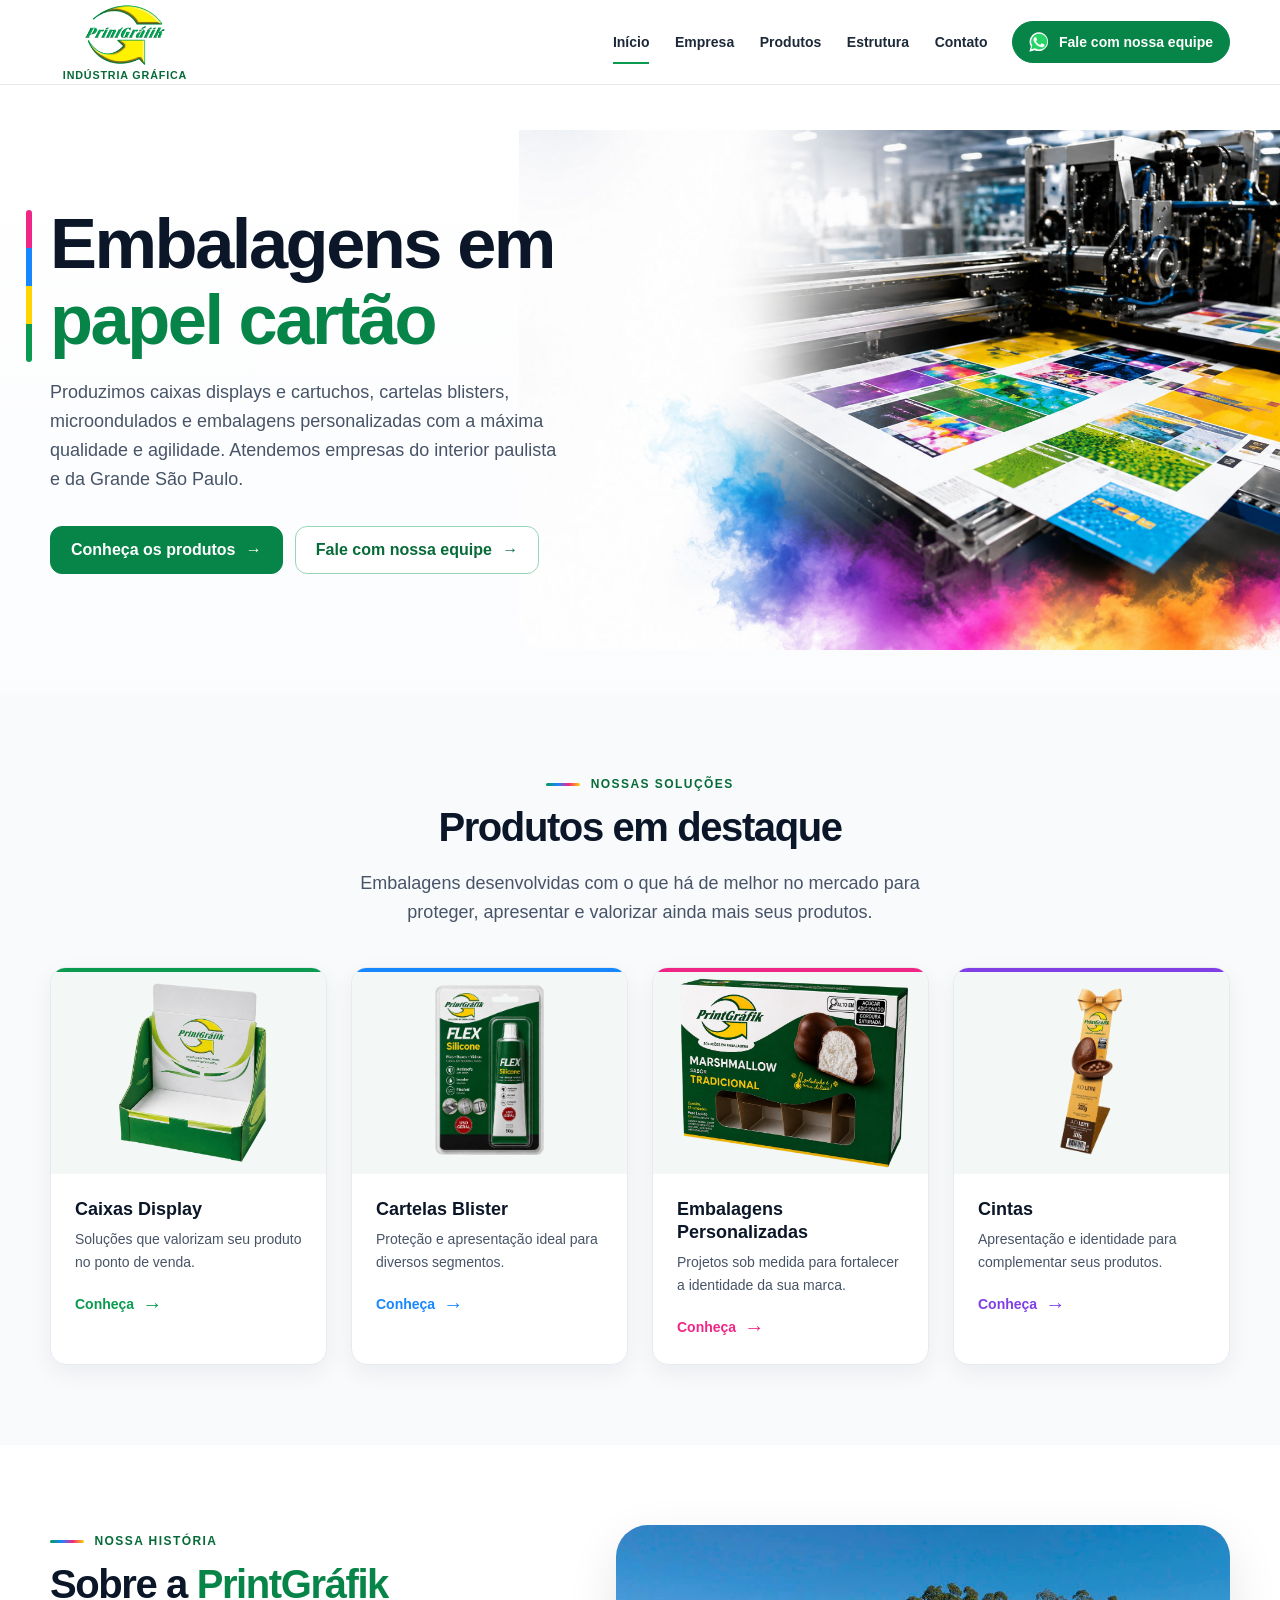
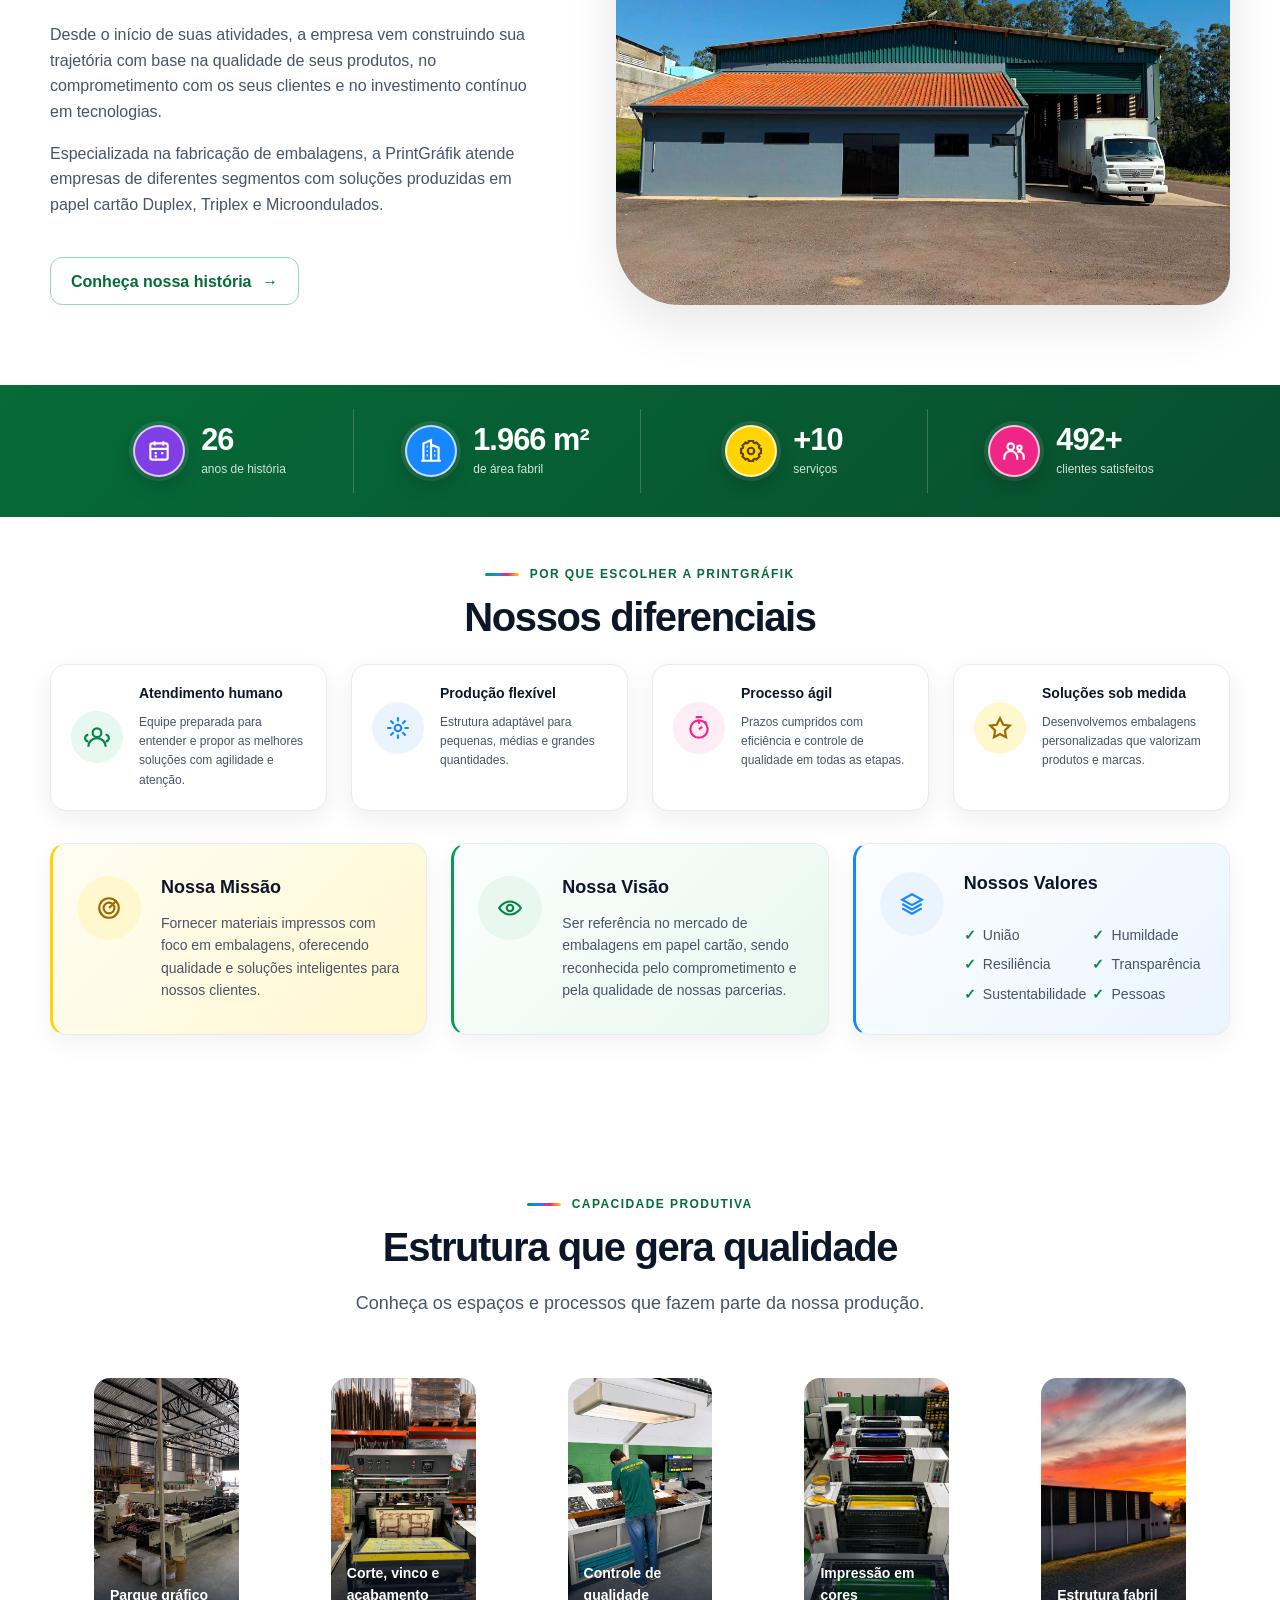
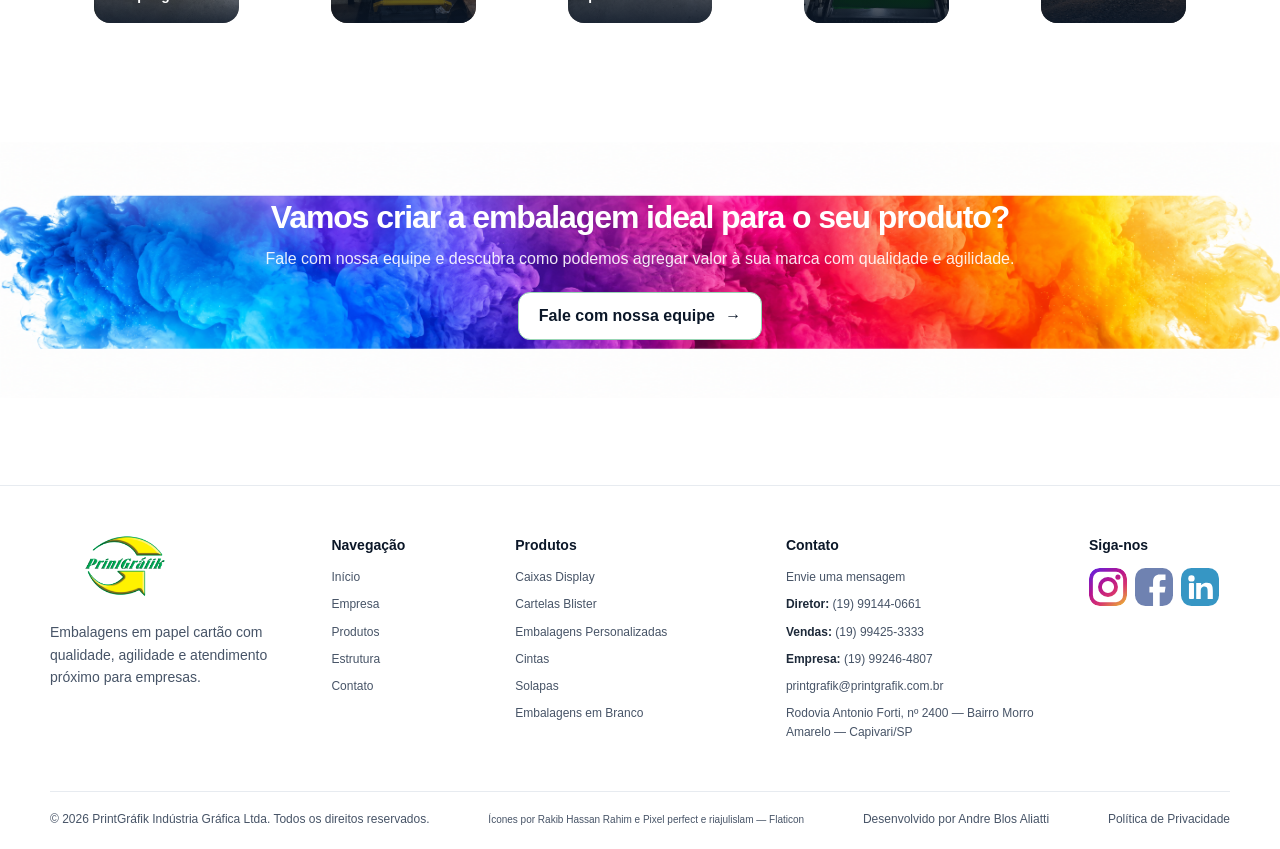
<file: index.html>
<!doctype html>
<html lang="pt-BR">
<head>
  <meta charset="UTF-8">
  <meta name="viewport" content="width=device-width, initial-scale=1">
  <meta name="description" content="A PrintGráfik produz embalagens em papel cartão, caixas display, cartelas blister e soluções personalizadas para empresas em Capivari, Piracicaba e interior de São Paulo.">
  <title>PrintGráfik | Embalagens em Papel Cartão</title>
  <link rel="canonical" href="https://www.printgrafik.com.br/">
  <meta property="og:type" content="website">
  <meta property="og:site_name" content="PrintGráfik">
  <meta property="og:locale" content="pt_BR">
  <meta property="og:title" content="PrintGráfik | Embalagens em Papel Cartão">
  <meta property="og:description" content="Embalagens em papel cartão, caixas display, cartelas blister e soluções personalizadas para empresas.">
  <meta property="og:url" content="https://www.printgrafik.com.br/">
  <meta property="og:image" content="https://www.printgrafik.com.br/assets/hero/hero-impressao-printgrafik.jpg">
  <meta property="og:image:alt" content="Máquina industrial imprimindo materiais gráficos coloridos">
  <meta name="twitter:card" content="summary_large_image">
  <meta name="twitter:title" content="PrintGráfik | Embalagens em Papel Cartão">
  <meta name="twitter:description" content="Embalagens em papel cartão, caixas display, cartelas blister e soluções personalizadas para empresas.">
  <meta name="twitter:image" content="https://www.printgrafik.com.br/assets/hero/hero-impressao-printgrafik.jpg">
  <link rel="icon" href="favicon.ico" sizes="any">
  <link rel="icon" type="image/png" sizes="32x32" href="favicon-32x32.png">
  <link rel="apple-touch-icon" sizes="180x180" href="apple-touch-icon.png">
  <link rel="stylesheet" href="css/tokens.css">
  <link rel="stylesheet" href="css/components.css">
  <link rel="stylesheet" href="css/home.css">
  <link rel="stylesheet" href="css/responsive.css">
  <script src="js/main.js" defer></script>
</head>
<body>
  <a class="pg-skip-link" href="#conteudo">Ir para o conteúdo</a>

  <header class="pg-header">
    <div class="pg-container pg-header__inner">
      <a class="pg-logo-link pg-logo-link--tagged" href="index.html" aria-label="PrintGráfik Indústria Gráfica — página inicial">
        <img class="pg-logo" src="assets/logo/logo-printgrafik-600.png" alt="PrintGráfik" width="600" height="449">
        <span class="pg-logo-tagline">Indústria Gráfica</span>
      </a>
      <nav class="pg-nav" id="menu-principal" aria-label="Navegação principal" data-menu data-open="false">
        <ul class="pg-nav__list">
          <li><a class="pg-nav__link" href="index.html" aria-current="page">Início</a></li>
          <li><a class="pg-nav__link" href="empresa.html">Empresa</a></li>
          <li><a class="pg-nav__link" href="produtos.html">Produtos</a></li>
          <li><a class="pg-nav__link" href="estrutura.html">Estrutura</a></li>
          <li><a class="pg-nav__link" href="contato.html">Contato</a></li>
        </ul>
      </nav>
      <div class="pg-header__actions">
        <a class="pg-button pg-button--small pg-button--pill pg-header__cta" href="contato.html" data-smart-contact>
          <span data-contact-label>Fale com nossa equipe</span>
        </a>
        <button class="pg-menu-toggle" type="button" aria-expanded="false" aria-controls="menu-principal" aria-label="Abrir menu" data-menu-toggle>
          <span class="pg-menu-toggle__icon" aria-hidden="true"></span>
        </button>
      </div>
    </div>
  </header>

  <main id="conteudo">
    <section class="pg-hero" aria-labelledby="titulo-principal">
      <div class="pg-container pg-hero__grid">
        <div class="pg-hero__copy">
          <div class="pg-hero__bars" aria-hidden="true">
            <span class="pg-tone-magenta"></span><span class="pg-tone-blue"></span><span class="pg-tone-yellow"></span><span class="pg-tone-green"></span>
          </div>
          <h1 class="pg-title pg-title--xl" id="titulo-principal">Embalagens em <span class="pg-title__accent">papel cartão</span></h1>
          <p class="pg-lead">Produzimos caixas displays e cartuchos, cartelas blisters, microondulados e embalagens personalizadas com a máxima qualidade e agilidade. Atendemos empresas do interior paulista e da Grande São Paulo.</p>
          <div class="pg-cluster pg-hero__actions">
            <a class="pg-button" href="#produtos-destaque">Conheça os produtos <span aria-hidden="true">→</span></a>
            <a class="pg-button pg-button--secondary" href="contato.html">
              Fale com nossa equipe <span aria-hidden="true">→</span>
            </a>
          </div>
        </div>
        <div class="pg-hero__image-wrap">
          <picture>
            <source media="(max-width: 820px)" srcset="assets/hero/hero-impressao-mobile.jpg">
            <img class="pg-hero__image" src="assets/hero/hero-impressao-printgrafik.jpg" alt="Máquina industrial imprimindo materiais gráficos coloridos" width="1672" height="941" fetchpriority="high">
          </picture>
        </div>
      </div>
    </section>

    <section class="pg-section pg-section--muted" id="produtos-destaque" aria-labelledby="titulo-produtos">
      <div class="pg-container">
        <div class="pg-section-heading pg-section-heading--center">
          <span class="pg-eyebrow">Nossas soluções</span>
          <h2 class="pg-title pg-title--lg" id="titulo-produtos">Produtos em destaque</h2>
          <p class="pg-lead">Embalagens desenvolvidas com o que há de melhor no mercado para proteger, apresentar e valorizar ainda mais seus produtos.</p>
        </div>
        <div class="pg-grid pg-grid--4 pg-products-grid">
          <article class="pg-card pg-card--accent pg-product-card pg-tone-green">
            <img class="pg-product-card__image pg-product-card__image--contain" src="assets/produtos/embalagens-personalizadas.png" alt="Caixa display produzida pela PrintGráfik" width="930" height="679" loading="lazy">
            <div class="pg-card__body"><h3 class="pg-card__title">Caixas Display</h3><p class="pg-card__text">Soluções que valorizam seu produto no ponto de venda.</p><a class="pg-product-card__link" href="produtos.html#caixas-display">Conheça</a></div>
          </article>
          <article class="pg-card pg-card--accent pg-product-card pg-tone-blue">
            <img class="pg-product-card__image pg-product-card__image--contain pg-product-image--inset" src="assets/produtos/cartelas-blister.png" alt="Cartela blister produzida pela PrintGráfik" width="679" height="930" loading="lazy">
            <div class="pg-card__body"><h3 class="pg-card__title">Cartelas Blister</h3><p class="pg-card__text">Proteção e apresentação ideal para diversos segmentos.</p><a class="pg-product-card__link" href="produtos.html#cartelas-blister">Conheça</a></div>
          </article>
          <article class="pg-card pg-card--accent pg-product-card pg-tone-magenta">
            <img class="pg-product-card__image pg-product-card__image--contain" src="assets/produtos/caixas-display.png" alt="Embalagem personalizada produzida pela PrintGráfik" width="930" height="679" loading="lazy">
            <div class="pg-card__body"><h3 class="pg-card__title">Embalagens Personalizadas</h3><p class="pg-card__text">Projetos sob medida para fortalecer a identidade da sua marca.</p><a class="pg-product-card__link" href="produtos.html#embalagens-personalizadas">Conheça</a></div>
          </article>
          <article class="pg-card pg-card--accent pg-product-card pg-tone-purple">
            <img class="pg-product-card__image pg-product-card__image--contain pg-product-image--inset" src="assets/produtos/cintas.png" alt="Cinta personalizada para embalagem produzida pela PrintGráfik" width="679" height="905" loading="lazy">
            <div class="pg-card__body"><h3 class="pg-card__title">Cintas</h3><p class="pg-card__text">Apresentação e identidade para complementar seus produtos.</p><a class="pg-product-card__link" href="produtos.html#cintas">Conheça</a></div>
          </article>
        </div>
      </div>
    </section>

    <section class="pg-section pg-section--white" aria-labelledby="titulo-sobre">
      <div class="pg-container pg-about__grid">
        <div class="pg-about__copy">
          <span class="pg-eyebrow">Nossa história</span>
          <h2 class="pg-title pg-title--lg" id="titulo-sobre">Sobre a <span class="pg-title__accent">PrintGráfik</span></h2>
          <p>Desde o início de suas atividades, a empresa vem construindo sua trajetória com base na qualidade de seus produtos, no comprometimento com os seus clientes e no investimento contínuo em tecnologias.</p>
          <p>Especializada na fabricação de embalagens, a PrintGráfik atende empresas de diferentes segmentos com soluções produzidas em papel cartão Duplex, Triplex e Microondulados.</p>
          <a class="pg-button pg-button--secondary pg-about__action" href="empresa.html">Conheça nossa história <span aria-hidden="true">→</span></a>
        </div>
        <img class="pg-about__image" src="assets/empresa/fachada.jpeg" alt="Fachada real da indústria gráfica PrintGráfik" width="1280" height="720" loading="lazy">
      </div>
    </section>

    <section class="pg-stats" aria-label="Indicadores da PrintGráfik">
      <div class="pg-container pg-stats__grid">
        <div class="pg-stat"><span class="pg-icon pg-tone-green" aria-hidden="true"><svg viewBox="0 0 24 24" fill="none" stroke-width="2"><rect x="4" y="5" width="16" height="15" rx="2"/><path d="M8 3v4m8-4v4M4 10h16M8 14h2m4 0h2m-8 3h2"/></svg></span><div><strong class="pg-stat__value" data-institution="historyYears">26</strong><span class="pg-stat__label">anos de história</span></div></div>
        <div class="pg-stat"><span class="pg-icon pg-tone-blue" aria-hidden="true"><svg viewBox="0 0 24 24" fill="none" stroke-width="2"><path d="M5 21V5l7-3v19m7 0V9l-7-3M3 21h18M8 8h1m-1 4h1m-1 4h1m6-4h1m-1 4h1"/></svg></span><div><strong class="pg-stat__value" data-institution="factoryArea">2.000 m²</strong><span class="pg-stat__label">de área fabril</span></div></div>
        <div class="pg-stat"><span class="pg-icon pg-tone-magenta" aria-hidden="true"><svg viewBox="0 0 24 24" fill="none" stroke-width="2"><circle cx="12" cy="12" r="3"/><path d="M19.4 15a1.7 1.7 0 0 0 .3 1.9l.1.1-2.8 2.8-.1-.1a1.7 1.7 0 0 0-1.9-.3 1.7 1.7 0 0 0-1 1.6v.2h-4V21a1.7 1.7 0 0 0-1-1.6 1.7 1.7 0 0 0-1.9.3l-.1.1L4.2 17l.1-.1a1.7 1.7 0 0 0 .3-1.9A1.7 1.7 0 0 0 3 14H2.8v-4H3a1.7 1.7 0 0 0 1.6-1 1.7 1.7 0 0 0-.3-1.9L4.2 7 7 4.2l.1.1a1.7 1.7 0 0 0 1.9.3A1.7 1.7 0 0 0 10 3V2.8h4V3a1.7 1.7 0 0 0 1 1.6 1.7 1.7 0 0 0 1.9-.3l.1-.1L19.8 7l-.1.1a1.7 1.7 0 0 0-.3 1.9 1.7 1.7 0 0 0 1.6 1h.2v4H21a1.7 1.7 0 0 0-1.6 1Z"/></svg></span><div><strong class="pg-stat__value" data-institution="services">+10</strong><span class="pg-stat__label">serviços</span></div></div>
        <div class="pg-stat"><span class="pg-icon pg-tone-yellow" aria-hidden="true"><svg viewBox="0 0 24 24" fill="none" stroke-width="2"><circle cx="9" cy="8" r="3"/><circle cx="17" cy="9" r="2"/><path d="M3 20v-2a6 6 0 0 1 12 0v2m0-7a4.5 4.5 0 0 1 6 4.2V20"/></svg></span><div><strong class="pg-stat__value" data-institution="clients">500+</strong><span class="pg-stat__label">clientes satisfeitos</span></div></div>
      </div>
    </section>

    <section class="pg-section pg-section--white pg-differentials" aria-labelledby="titulo-diferenciais">
      <div class="pg-container">
        <div class="pg-section-heading pg-section-heading--center"><span class="pg-eyebrow">Por que escolher a PrintGráfik</span><h2 class="pg-title pg-title--lg" id="titulo-diferenciais">Nossos diferenciais</h2></div>
        <div class="pg-grid pg-grid--4">
          <article class="pg-card pg-feature-card"><div class="pg-card__body"><span class="pg-icon pg-tone-green" aria-hidden="true"><svg viewBox="0 0 24 24" fill="none" stroke-width="2"><circle cx="12" cy="8" r="4"/><path d="M4 21a8 8 0 0 1 16 0M4 10a3 3 0 0 0 0 6m16-6a3 3 0 0 1 0 6"/></svg></span><h3 class="pg-card__title">Atendimento humano</h3><p class="pg-card__text">Equipe preparada para entender e propor as melhores soluções com agilidade e atenção.</p></div></article>
          <article class="pg-card pg-feature-card"><div class="pg-card__body"><span class="pg-icon pg-tone-blue" aria-hidden="true"><svg viewBox="0 0 24 24" fill="none" stroke-width="2"><circle cx="12" cy="12" r="3"/><path d="M12 2v4m0 12v4M2 12h4m12 0h4M5 5l3 3m8 8 3 3m0-14-3 3M8 16l-3 3"/></svg></span><h3 class="pg-card__title">Produção flexível</h3><p class="pg-card__text">Estrutura adaptável para pequenas, médias e grandes quantidades.</p></div></article>
          <article class="pg-card pg-feature-card"><div class="pg-card__body"><span class="pg-icon pg-tone-magenta" aria-hidden="true"><svg viewBox="0 0 24 24" fill="none" stroke-width="2"><circle cx="12" cy="13" r="8"/><path d="M9 2h6m-3 3v3m5-2 2 2m-7 5 3-2"/></svg></span><h3 class="pg-card__title">Processo ágil</h3><p class="pg-card__text">Prazos cumpridos com eficiência e controle de qualidade em todas as etapas.</p></div></article>
          <article class="pg-card pg-feature-card"><div class="pg-card__body"><span class="pg-icon pg-tone-yellow" aria-hidden="true"><svg viewBox="0 0 24 24" fill="none" stroke-width="2"><path d="m12 3 3 6 6 .8-4.5 4.4 1.1 6.3L12 17.6l-5.6 2.9 1.1-6.3L3 9.8 9 9z"/></svg></span><h3 class="pg-card__title">Soluções sob medida</h3><p class="pg-card__text">Desenvolvemos embalagens personalizadas que valorizam produtos e marcas.</p></div></article>
        </div>

        <div class="pg-grid pg-grid--3 pg-purpose-grid">
          <article class="pg-card pg-purpose-card pg-purpose-card--yellow pg-tone-yellow"><div class="pg-card__body"><span class="pg-icon pg-tone-yellow" aria-hidden="true"><svg viewBox="0 0 24 24" fill="none" stroke-width="2"><circle cx="12" cy="12" r="9"/><circle cx="12" cy="12" r="5"/><path d="m12 12 7-7"/></svg></span><h3 class="pg-card__title">Nossa Missão</h3><p class="pg-card__text">Fornecer materiais impressos com foco em embalagens, oferecendo qualidade e soluções inteligentes para nossos clientes.</p></div></article>
          <article class="pg-card pg-purpose-card pg-purpose-card--green pg-tone-green"><div class="pg-card__body"><span class="pg-icon pg-tone-green" aria-hidden="true"><svg viewBox="0 0 24 24" fill="none" stroke-width="2"><path d="M2 12s3.5-6 10-6 10 6 10 6-3.5 6-10 6S2 12 2 12Z"/><circle cx="12" cy="12" r="3"/></svg></span><h3 class="pg-card__title">Nossa Visão</h3><p class="pg-card__text">Ser referência no mercado de embalagens em papel cartão, sendo reconhecida pelo comprometimento e pela qualidade de nossas parcerias.</p></div></article>
          <article class="pg-card pg-purpose-card pg-purpose-card--blue pg-tone-blue"><div class="pg-card__body"><span class="pg-icon pg-tone-blue" aria-hidden="true"><svg viewBox="0 0 24 24" fill="none" stroke-width="2"><path d="M12 3 3 8l9 5 9-5-9-5Z"/><path d="m3 12 9 5 9-5m-18 4 9 5 9-5"/></svg></span><h3 class="pg-card__title">Nossos Valores</h3><ul class="pg-values"><li>União</li><li>Humildade</li><li>Resiliência</li><li>Transparência</li><li>Sustentabilidade</li><li>Pessoas</li></ul></div></article>
        </div>
      </div>
    </section>

    <section class="pg-section pg-section--white" aria-labelledby="titulo-estrutura">
      <div class="pg-container">
        <div class="pg-section-heading pg-section-heading--center"><span class="pg-eyebrow">Capacidade produtiva</span><h2 class="pg-title pg-title--lg" id="titulo-estrutura">Estrutura que gera qualidade</h2><p class="pg-lead">Conheça os espaços e processos que fazem parte da nossa produção.</p></div>
        <div class="pg-gallery" aria-label="Galeria da estrutura da PrintGráfik">
          <figure class="pg-gallery__item pg-gallery__item--factory"><img class="pg-gallery__image" src="assets/estrutura/parque-grafico.jpeg" alt="Vista panorâmica do parque gráfico da PrintGráfik em atividade" width="1600" height="900" loading="lazy"><figcaption class="pg-gallery__caption">Parque gráfico</figcaption></figure>
          <figure class="pg-gallery__item pg-gallery__item--cutting"><img class="pg-gallery__image" src="assets/estrutura/equipamento-corte-vinco.jpg" alt="Equipamento de corte e vinco da PrintGráfik" width="941" height="1672" loading="lazy"><figcaption class="pg-gallery__caption">Corte, vinco e acabamento</figcaption></figure>
          <figure class="pg-gallery__item pg-gallery__item--quality"><img class="pg-gallery__image" src="assets/estrutura/controle-qualidade-impressao.jpg" alt="Profissional da PrintGráfik conferindo uma folha impressa" width="941" height="1672" loading="lazy"><figcaption class="pg-gallery__caption">Controle de qualidade</figcaption></figure>
          <figure class="pg-gallery__item pg-gallery__item--press"><img class="pg-gallery__image" src="assets/estrutura/unidades-impressao-offset-cores.jpg" alt="Unidades da impressora offset com tintas coloridas" width="1086" height="1448" loading="lazy"><figcaption class="pg-gallery__caption">Impressão em cores</figcaption></figure>
          <figure class="pg-gallery__item pg-gallery__item--factory"><img class="pg-gallery__image" src="assets/estrutura/fachada-lateral-por-do-sol.jpg" alt="Vista lateral da estrutura industrial da PrintGráfik ao pôr do sol" width="1394" height="1128" loading="lazy"><figcaption class="pg-gallery__caption">Estrutura fabril</figcaption></figure>
        </div>
      </div>
    </section>

    <section class="pg-section pg-section--white pg-cta-section" aria-labelledby="titulo-cta">
      <div class="pg-container">
        <div class="pg-cta">
          <div class="pg-cta__inner">
            <div><h2 class="pg-title pg-title--md" id="titulo-cta">Vamos criar a embalagem ideal para o seu produto?</h2><p class="pg-cta__text">Fale com nossa equipe e descubra como podemos agregar valor à sua marca com qualidade e agilidade.</p><a class="pg-button pg-button--secondary pg-cta__action" href="contato.html">Fale com nossa equipe <span aria-hidden="true">→</span></a></div>
          </div>
        </div>
      </div>
    </section>
  </main>

  <footer class="pg-footer">
    <div class="pg-container pg-footer__grid">
      <div><a class="pg-logo-link" href="index.html" aria-label="PrintGráfik — página inicial"><img class="pg-logo" src="assets/logo/logo-printgrafik-600.png" alt="PrintGráfik" width="600" height="449" loading="lazy"></a><p class="pg-footer__brand-text">Embalagens em papel cartão com qualidade, agilidade e atendimento próximo para empresas.</p></div>
      <div><h2 class="pg-footer__title">Navegação</h2><ul class="pg-footer__links"><li><a href="index.html">Início</a></li><li><a href="empresa.html">Empresa</a></li><li><a href="produtos.html">Produtos</a></li><li><a href="estrutura.html">Estrutura</a></li><li><a href="contato.html">Contato</a></li></ul></div>
      <div><h2 class="pg-footer__title">Produtos</h2><ul class="pg-footer__links"><li><a href="produtos.html#caixas-display">Caixas Display</a></li><li><a href="produtos.html#cartelas-blister">Cartelas Blister</a></li><li><a href="produtos.html#embalagens-personalizadas">Embalagens Personalizadas</a></li><li><a href="produtos.html#cintas">Cintas</a></li><li><a href="produtos.html#solapas">Solapas</a></li><li><a href="produtos.html#embalagens-em-branco">Embalagens em Branco</a></li></ul></div>
      <div><h2 class="pg-footer__title">Contato</h2><ul class="pg-footer__contact-list"><li><a href="contato.html">Envie uma mensagem</a></li><li data-contact-item="directorPhone" hidden><span>Diretor:</span> <a href="contato.html" data-contact-value></a></li><li data-contact-item="salesPhone" hidden><span>Vendas:</span> <a href="contato.html" data-contact-value></a></li><li data-contact-item="companyPhone" hidden><span>Empresa:</span> <a href="contato.html" data-contact-value></a></li><li data-contact-item="email" hidden><a href="contato.html" data-contact-value></a></li><li data-contact-item="address" hidden><span data-contact-value></span></li></ul></div>
      <div class="pg-footer__social-column"><h2 class="pg-footer__title">Siga-nos</h2><div class="pg-socials"><span class="pg-social" data-social="facebook" aria-label="Facebook — link pendente" aria-disabled="true">f</span><span class="pg-social" data-social="instagram" aria-label="Instagram — link pendente" aria-disabled="true">ig</span><span class="pg-social" data-social="linkedin" aria-label="LinkedIn — link pendente" aria-disabled="true">in</span></div></div>
    </div>
    <div class="pg-container pg-footer__bottom"><span>© <span data-current-year>2026</span> PrintGráfik Indústria Gráfica Ltda. Todos os direitos reservados.</span><span class="pg-footer__credits">Ícones por <a href="https://www.flaticon.com/br/icones-gratis/facebook">Rakib Hassan Rahim e Pixel perfect</a> e <a href="https://www.flaticon.com/br/icones-gratis/linkedin">riajulislam</a> — Flaticon</span><span>Desenvolvido por <a href="https://andreblosaliatti.dev" target="_blank" rel="noopener noreferrer">Andre Blos Aliatti</a></span><a href="politica-de-privacidade.html">Política de Privacidade</a></div>
  </footer>
</body>
</html>
</file>
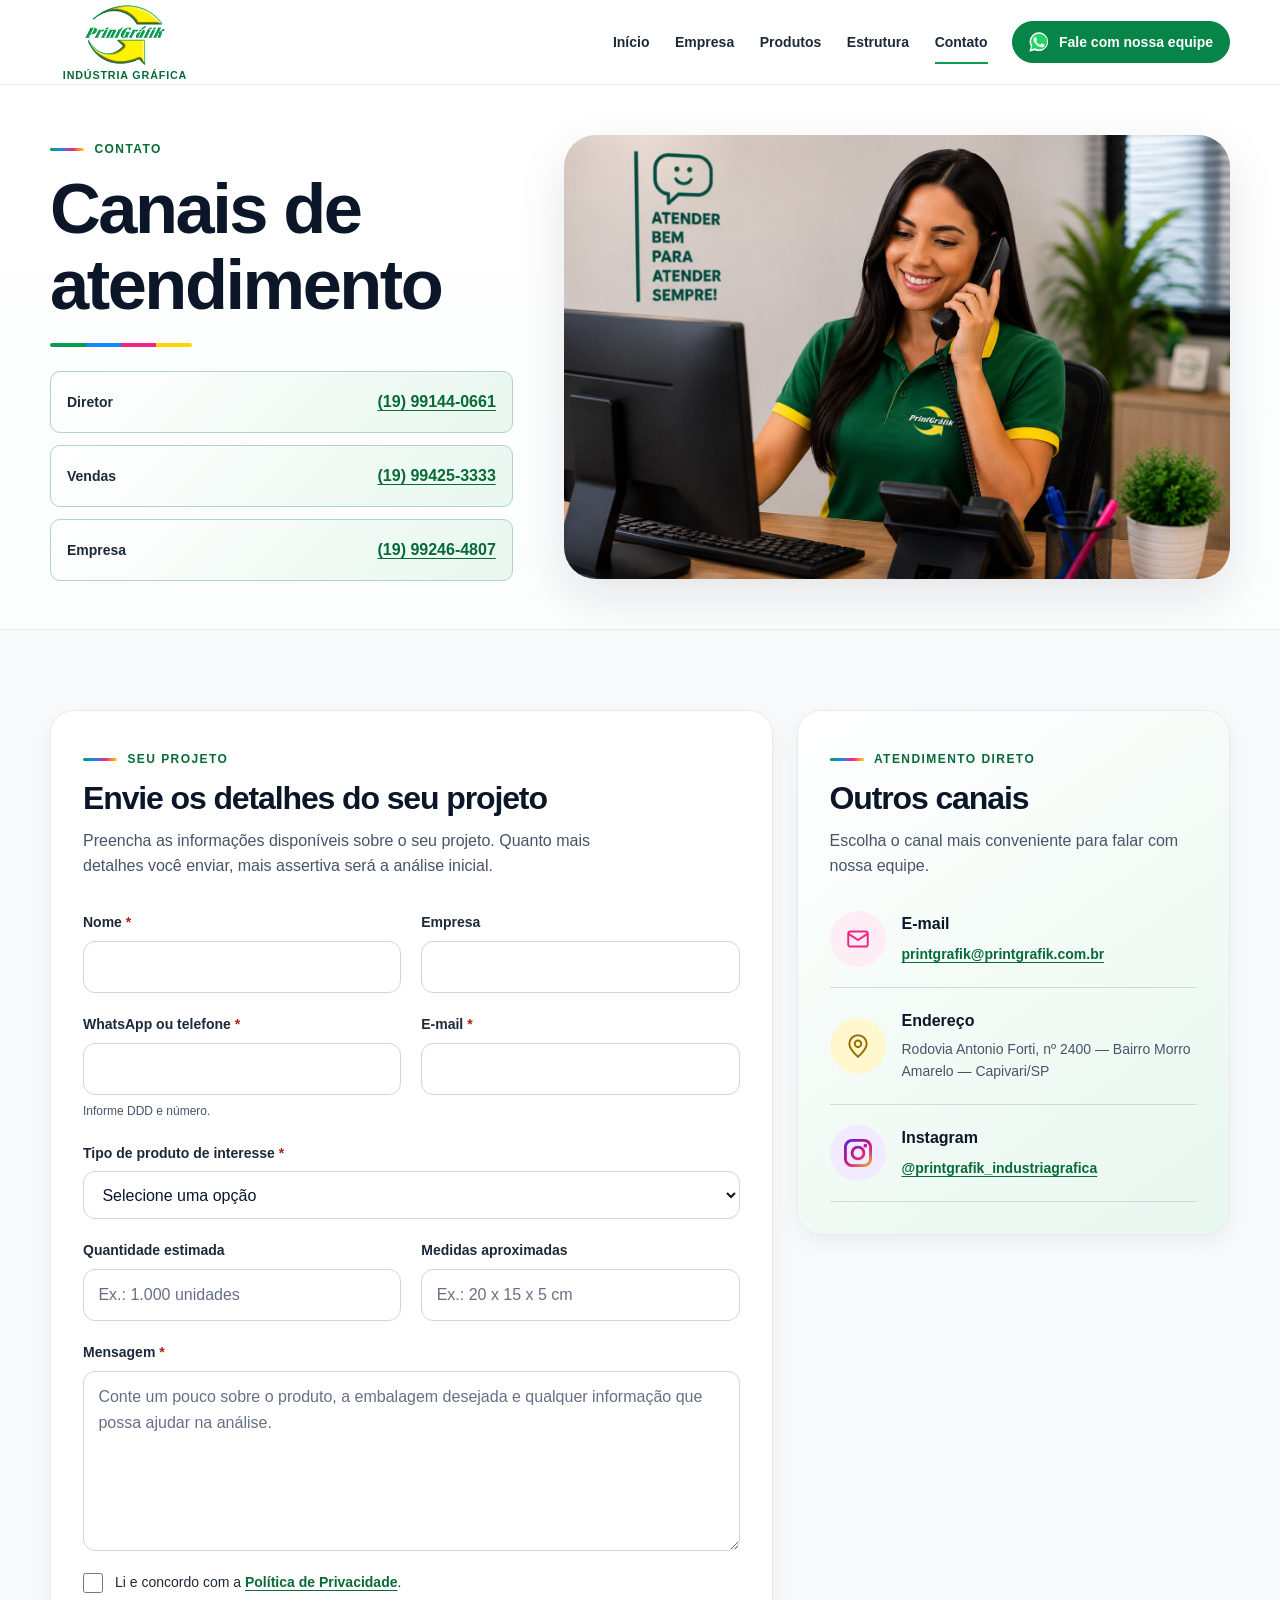
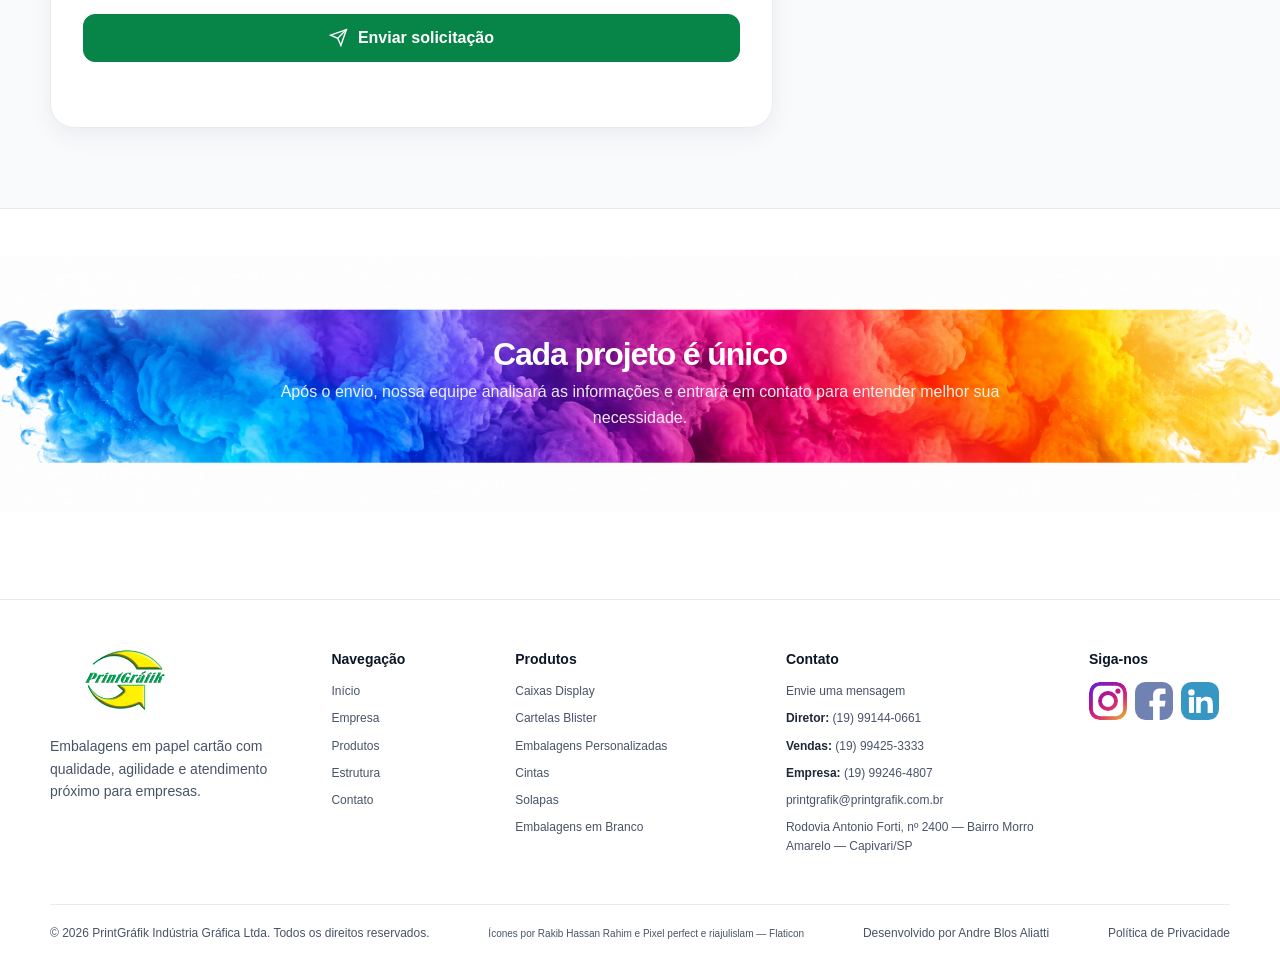
<file: contato.html>
<!doctype html>
<html lang="pt-BR">
<head>
  <meta charset="UTF-8">
  <meta name="viewport" content="width=device-width, initial-scale=1">
  <meta name="description" content="Solicite um orçamento de embalagens em papel cartão e fale diretamente com a equipe da PrintGráfik.">
  <title>Contato e Orçamento | PrintGráfik</title>
  <link rel="canonical" href="https://www.printgrafik.com.br/contato.html">
  <meta property="og:type" content="website">
  <meta property="og:site_name" content="PrintGráfik">
  <meta property="og:locale" content="pt_BR">
  <meta property="og:title" content="Contato e Orçamento | PrintGráfik">
  <meta property="og:description" content="Solicite um orçamento de embalagens em papel cartão e fale diretamente com a equipe da PrintGráfik.">
  <meta property="og:url" content="https://www.printgrafik.com.br/contato.html">
  <meta property="og:image" content="https://www.printgrafik.com.br/assets/hero/hero-impressao-printgrafik.jpg">
  <meta property="og:image:alt" content="Máquina industrial imprimindo materiais gráficos coloridos">
  <meta name="twitter:card" content="summary_large_image">
  <meta name="twitter:title" content="Contato e Orçamento | PrintGráfik">
  <meta name="twitter:description" content="Solicite um orçamento de embalagens em papel cartão e fale diretamente com a equipe da PrintGráfik.">
  <meta name="twitter:image" content="https://www.printgrafik.com.br/assets/hero/hero-impressao-printgrafik.jpg">
  <link rel="icon" href="favicon.ico" sizes="any">
  <link rel="icon" type="image/png" sizes="32x32" href="favicon-32x32.png">
  <link rel="apple-touch-icon" sizes="180x180" href="apple-touch-icon.png">
  <link rel="stylesheet" href="css/tokens.css">
  <link rel="stylesheet" href="css/components.css">
  <link rel="stylesheet" href="css/contato.css">
  <link rel="stylesheet" href="css/responsive.css">
  <script src="js/main.js" defer></script>
</head>
<body class="pg-contact-page">
  <a class="pg-skip-link" href="#conteudo">Ir para o conteúdo</a>

  <header class="pg-header">
    <div class="pg-container pg-header__inner">
      <a class="pg-logo-link pg-logo-link--tagged" href="index.html" aria-label="PrintGráfik Indústria Gráfica — página inicial">
        <img class="pg-logo" src="assets/logo/logo-printgrafik-600.png" alt="PrintGráfik" width="600" height="449">
        <span class="pg-logo-tagline">Indústria Gráfica</span>
      </a>
      <nav class="pg-nav" id="menu-principal" aria-label="Navegação principal" data-menu data-open="false">
        <ul class="pg-nav__list">
          <li><a class="pg-nav__link" href="index.html">Início</a></li>
          <li><a class="pg-nav__link" href="empresa.html">Empresa</a></li>
          <li><a class="pg-nav__link" href="produtos.html">Produtos</a></li>
          <li><a class="pg-nav__link" href="estrutura.html">Estrutura</a></li>
          <li><a class="pg-nav__link" href="contato.html" aria-current="page">Contato</a></li>
        </ul>
      </nav>
      <div class="pg-header__actions">
        <a class="pg-button pg-button--small pg-button--pill pg-header__cta" href="contato.html#canais-atendimento" data-smart-contact data-contact-fallback-label="Fale com nossa equipe">
          <span data-contact-label>Fale com nossa equipe</span>
        </a>
        <button class="pg-menu-toggle" type="button" aria-expanded="false" aria-controls="menu-principal" aria-label="Abrir menu" data-menu-toggle>
          <span class="pg-menu-toggle__icon" aria-hidden="true"></span>
        </button>
      </div>
    </div>
  </header>

  <main id="conteudo">
    <section class="pg-contact-hero" aria-labelledby="titulo-pagina">
      <div class="pg-container pg-contact-hero__grid">
        <div class="pg-contact-hero__copy">
          <span class="pg-eyebrow">Contato</span>
          <h1 class="pg-title pg-title--xl" id="titulo-pagina">Canais de atendimento</h1>
          <span class="pg-contact-rule" aria-hidden="true"></span>
          <div class="pg-contact-hero__phones" id="canais-atendimento" aria-label="Telefones de atendimento">
            <article class="pg-contact-hero__phone" data-contact-item="directorPhone" hidden>
              <span>Diretor</span>
              <a href="contato.html" data-contact-value data-contact-whatsapp></a>
            </article>
            <article class="pg-contact-hero__phone" data-contact-item="salesPhone" hidden>
              <span>Vendas</span>
              <a href="contato.html" data-contact-value data-contact-whatsapp></a>
            </article>
            <article class="pg-contact-hero__phone" data-contact-item="companyPhone" hidden>
              <span>Empresa</span>
              <a href="contato.html" data-contact-value data-contact-whatsapp></a>
            </article>
          </div>
        </div>
        <img class="pg-contact-hero__image" src="assets/estrutura/secretaria.jpeg" alt="Profissional da PrintGráfik atendendo um cliente por telefone" width="1536" height="1024" fetchpriority="high">
      </div>
    </section>

    <section class="pg-section pg-section--muted pg-contact-main" aria-label="Orçamento e canais de contato">
      <div class="pg-container pg-contact-main__grid">
        <section class="pg-contact-form-card" id="formulario-orcamento" aria-labelledby="titulo-formulario">
          <div class="pg-contact-heading">
            <span class="pg-eyebrow">Seu projeto</span>
            <h2 class="pg-title pg-title--md" id="titulo-formulario">Envie os detalhes do seu projeto</h2>
            <p>Preencha as informações disponíveis sobre o seu projeto. Quanto mais detalhes você enviar, mais assertiva será a análise inicial.</p>
          </div>

          <form class="pg-contact-form" method="post" novalidate data-contact-form data-delivery-method="formsubmit-ajax">
            <div class="pg-contact-form__grid">
              <div class="pg-form-field">
                <label class="pg-label" for="nome">Nome <span class="pg-required" aria-hidden="true">*</span><span class="pg-visually-hidden"> (obrigatório)</span></label>
                <input class="pg-input" id="nome" name="nome" type="text" autocomplete="name" required aria-describedby="erro-nome">
                <p class="pg-field-error" id="erro-nome" data-error-for="nome" hidden>Informe seu nome.</p>
              </div>
              <div class="pg-form-field">
                <label class="pg-label" for="empresa">Empresa</label>
                <input class="pg-input" id="empresa" name="empresa" type="text" autocomplete="organization">
              </div>
              <div class="pg-form-field">
                <label class="pg-label" for="telefone">WhatsApp ou telefone <span class="pg-required" aria-hidden="true">*</span><span class="pg-visually-hidden"> (obrigatório)</span></label>
                <input class="pg-input" id="telefone" name="telefone" type="tel" autocomplete="tel" inputmode="tel" required aria-describedby="ajuda-telefone erro-telefone">
                <span class="pg-help" id="ajuda-telefone">Informe DDD e número.</span>
                <p class="pg-field-error" id="erro-telefone" data-error-for="telefone" hidden>Informe um telefone ou WhatsApp válido.</p>
              </div>
              <div class="pg-form-field">
                <label class="pg-label" for="email">E-mail <span class="pg-required" aria-hidden="true">*</span><span class="pg-visually-hidden"> (obrigatório)</span></label>
                <input class="pg-input" id="email" name="email" type="email" autocomplete="email" required aria-describedby="erro-email">
                <p class="pg-field-error" id="erro-email" data-error-for="email" hidden>Informe um e-mail válido.</p>
              </div>
              <div class="pg-form-field pg-form-field--wide">
                <label class="pg-label" for="produto">Tipo de produto de interesse <span class="pg-required" aria-hidden="true">*</span><span class="pg-visually-hidden"> (obrigatório)</span></label>
                <select class="pg-select" id="produto" name="produto" required aria-describedby="erro-produto">
                  <option value="" selected disabled>Selecione uma opção</option>
                  <option>Caixas Display</option>
                  <option>Cartelas Blister</option>
                  <option>Embalagens Personalizadas</option>
                  <option>Embalagens em Branco</option>
                  <option>Solapas e materiais gráficos</option>
                  <option>Cintas</option>
                  <option>Outro</option>
                </select>
                <p class="pg-field-error" id="erro-produto" data-error-for="produto" hidden>Selecione o tipo de produto.</p>
              </div>
              <div class="pg-form-field">
                <label class="pg-label" for="quantidade">Quantidade estimada</label>
                <input class="pg-input" id="quantidade" name="quantidade" type="text" placeholder="Ex.: 1.000 unidades">
              </div>
              <div class="pg-form-field">
                <label class="pg-label" for="medidas">Medidas aproximadas</label>
                <input class="pg-input" id="medidas" name="medidas" type="text" placeholder="Ex.: 20 x 15 x 5 cm">
              </div>
              <div class="pg-form-field pg-form-field--wide">
                <label class="pg-label" for="mensagem">Mensagem <span class="pg-required" aria-hidden="true">*</span><span class="pg-visually-hidden"> (obrigatório)</span></label>
                <textarea class="pg-textarea" id="mensagem" name="mensagem" rows="6" required aria-describedby="erro-mensagem" placeholder="Conte um pouco sobre o produto, a embalagem desejada e qualquer informação que possa ajudar na análise."></textarea>
                <p class="pg-field-error" id="erro-mensagem" data-error-for="mensagem" hidden>Conte um pouco sobre o projeto.</p>
              </div>
            </div>

            <div class="pg-form-honeypot" aria-hidden="true">
              <label for="site">Não preencha este campo</label>
              <input id="site" name="_honey" type="text" tabindex="-1" autocomplete="off">
            </div>

            <div class="pg-form-field pg-form-field--consent">
              <div class="pg-checkbox-row">
                <input id="consentimento" name="consentimento" type="checkbox" required aria-describedby="erro-consentimento">
                <label for="consentimento">Li e concordo com a <a href="politica-de-privacidade.html">Política de Privacidade</a>.</label>
              </div>
              <p class="pg-field-error" id="erro-consentimento" data-error-for="consentimento" hidden>Você precisa aceitar a Política de Privacidade.</p>
            </div>

            <button class="pg-button pg-contact-form__submit" type="submit" data-submit-button>
              <svg viewBox="0 0 24 24" fill="none" stroke="currentColor" stroke-width="1.8" aria-hidden="true"><path d="m22 2-7 20-4-9-9-4 20-7Z"/><path d="M22 2 11 13"/></svg>
              <span data-submit-label>Enviar solicitação</span>
            </button>
            <p class="pg-form-status" role="status" aria-live="polite" data-form-status></p>
          </form>
        </section>

        <aside class="pg-contact-channels" aria-labelledby="titulo-canais">
          <div class="pg-contact-heading">
            <span class="pg-eyebrow">Atendimento direto</span>
            <h2 class="pg-title pg-title--md" id="titulo-canais">Outros canais</h2>
            <p>Escolha o canal mais conveniente para falar com nossa equipe.</p>
          </div>
          <div class="pg-contact-channels__list">
            <article class="pg-contact-channel" data-contact-item="email" hidden>
              <span class="pg-icon pg-tone-magenta" aria-hidden="true"><svg viewBox="0 0 24 24" fill="none" stroke-width="1.8"><rect x="3" y="5" width="18" height="14" rx="2"/><path d="m3 7 9 6 9-6"/></svg></span>
              <div><h3>E-mail</h3><a href="contato.html" data-contact-value></a></div>
            </article>
            <article class="pg-contact-channel" data-contact-item="address" hidden>
              <span class="pg-icon pg-tone-yellow" aria-hidden="true"><svg viewBox="0 0 24 24" fill="none" stroke-width="1.8"><path d="M20 10c0 5-8 12-8 12S4 15 4 10a8 8 0 1 1 16 0Z"/><circle cx="12" cy="10" r="3"/></svg></span>
              <div><h3>Endereço</h3><span data-contact-value></span></div>
            </article>
            <article class="pg-contact-channel pg-tone-purple">
              <span class="pg-icon" aria-hidden="true"><img src="assets/icons/social-instagram.svg" alt="" width="512" height="512"></span>
              <div><h3>Instagram</h3><a href="contato.html" data-social-profile="instagram" hidden></a></div>
            </article>
            <article class="pg-contact-channel" data-contact-item="businessHours" hidden>
              <span class="pg-icon pg-tone-green" aria-hidden="true"><svg viewBox="0 0 24 24" fill="none" stroke-width="1.8"><circle cx="12" cy="12" r="9"/><path d="M12 7v5l3 2"/></svg></span>
              <div><h3>Horário de atendimento</h3><span data-contact-value></span></div>
            </article>
          </div>
        </aside>
      </div>
    </section>

    <section class="pg-section pg-section--white pg-contact-note-section" aria-labelledby="titulo-projeto-unico">
      <div class="pg-container">
        <article class="pg-contact-note">
          <div><h2 class="pg-title pg-title--md" id="titulo-projeto-unico">Cada projeto é único</h2><p>Após o envio, nossa equipe analisará as informações e entrará em contato para entender melhor sua necessidade.</p></div>
        </article>
      </div>
    </section>
  </main>

  <footer class="pg-footer">
    <div class="pg-container pg-footer__grid">
      <div><a class="pg-logo-link" href="index.html" aria-label="PrintGráfik — página inicial"><img class="pg-logo" src="assets/logo/logo-printgrafik-600.png" alt="PrintGráfik" width="600" height="449" loading="lazy"></a><p class="pg-footer__brand-text">Embalagens em papel cartão com qualidade, agilidade e atendimento próximo para empresas.</p></div>
      <div><h2 class="pg-footer__title">Navegação</h2><ul class="pg-footer__links"><li><a href="index.html">Início</a></li><li><a href="empresa.html">Empresa</a></li><li><a href="produtos.html">Produtos</a></li><li><a href="estrutura.html">Estrutura</a></li><li><a href="contato.html" aria-current="page">Contato</a></li></ul></div>
      <div><h2 class="pg-footer__title">Produtos</h2><ul class="pg-footer__links"><li><a href="produtos.html#caixas-display">Caixas Display</a></li><li><a href="produtos.html#cartelas-blister">Cartelas Blister</a></li><li><a href="produtos.html#embalagens-personalizadas">Embalagens Personalizadas</a></li><li><a href="produtos.html#cintas">Cintas</a></li><li><a href="produtos.html#solapas">Solapas</a></li><li><a href="produtos.html#embalagens-em-branco">Embalagens em Branco</a></li></ul></div>
      <div><h2 class="pg-footer__title">Contato</h2><ul class="pg-footer__contact-list"><li><a href="contato.html">Envie uma mensagem</a></li><li data-contact-item="directorPhone" hidden><span>Diretor:</span> <a href="contato.html" data-contact-value></a></li><li data-contact-item="salesPhone" hidden><span>Vendas:</span> <a href="contato.html" data-contact-value></a></li><li data-contact-item="companyPhone" hidden><span>Empresa:</span> <a href="contato.html" data-contact-value></a></li><li data-contact-item="email" hidden><a href="contato.html" data-contact-value></a></li><li data-contact-item="address" hidden><span data-contact-value></span></li></ul></div>
      <div class="pg-footer__social-column"><h2 class="pg-footer__title">Siga-nos</h2><div class="pg-socials"><span class="pg-social" data-social="facebook" aria-label="Facebook — link pendente" aria-disabled="true">f</span><span class="pg-social" data-social="instagram" aria-label="Instagram — link pendente" aria-disabled="true">ig</span><span class="pg-social" data-social="linkedin" aria-label="LinkedIn — link pendente" aria-disabled="true">in</span></div></div>
    </div>
    <div class="pg-container pg-footer__bottom"><span>© <span data-current-year>2026</span> PrintGráfik Indústria Gráfica Ltda. Todos os direitos reservados.</span><span class="pg-footer__credits">Ícones por <a href="https://www.flaticon.com/br/icones-gratis/facebook">Rakib Hassan Rahim e Pixel perfect</a> e <a href="https://www.flaticon.com/br/icones-gratis/linkedin">riajulislam</a> — Flaticon</span><span>Desenvolvido por <a href="https://andreblosaliatti.dev" target="_blank" rel="noopener noreferrer">Andre Blos Aliatti</a></span><a href="politica-de-privacidade.html">Política de Privacidade</a></div>
  </footer>
</body>
</html>
</file>
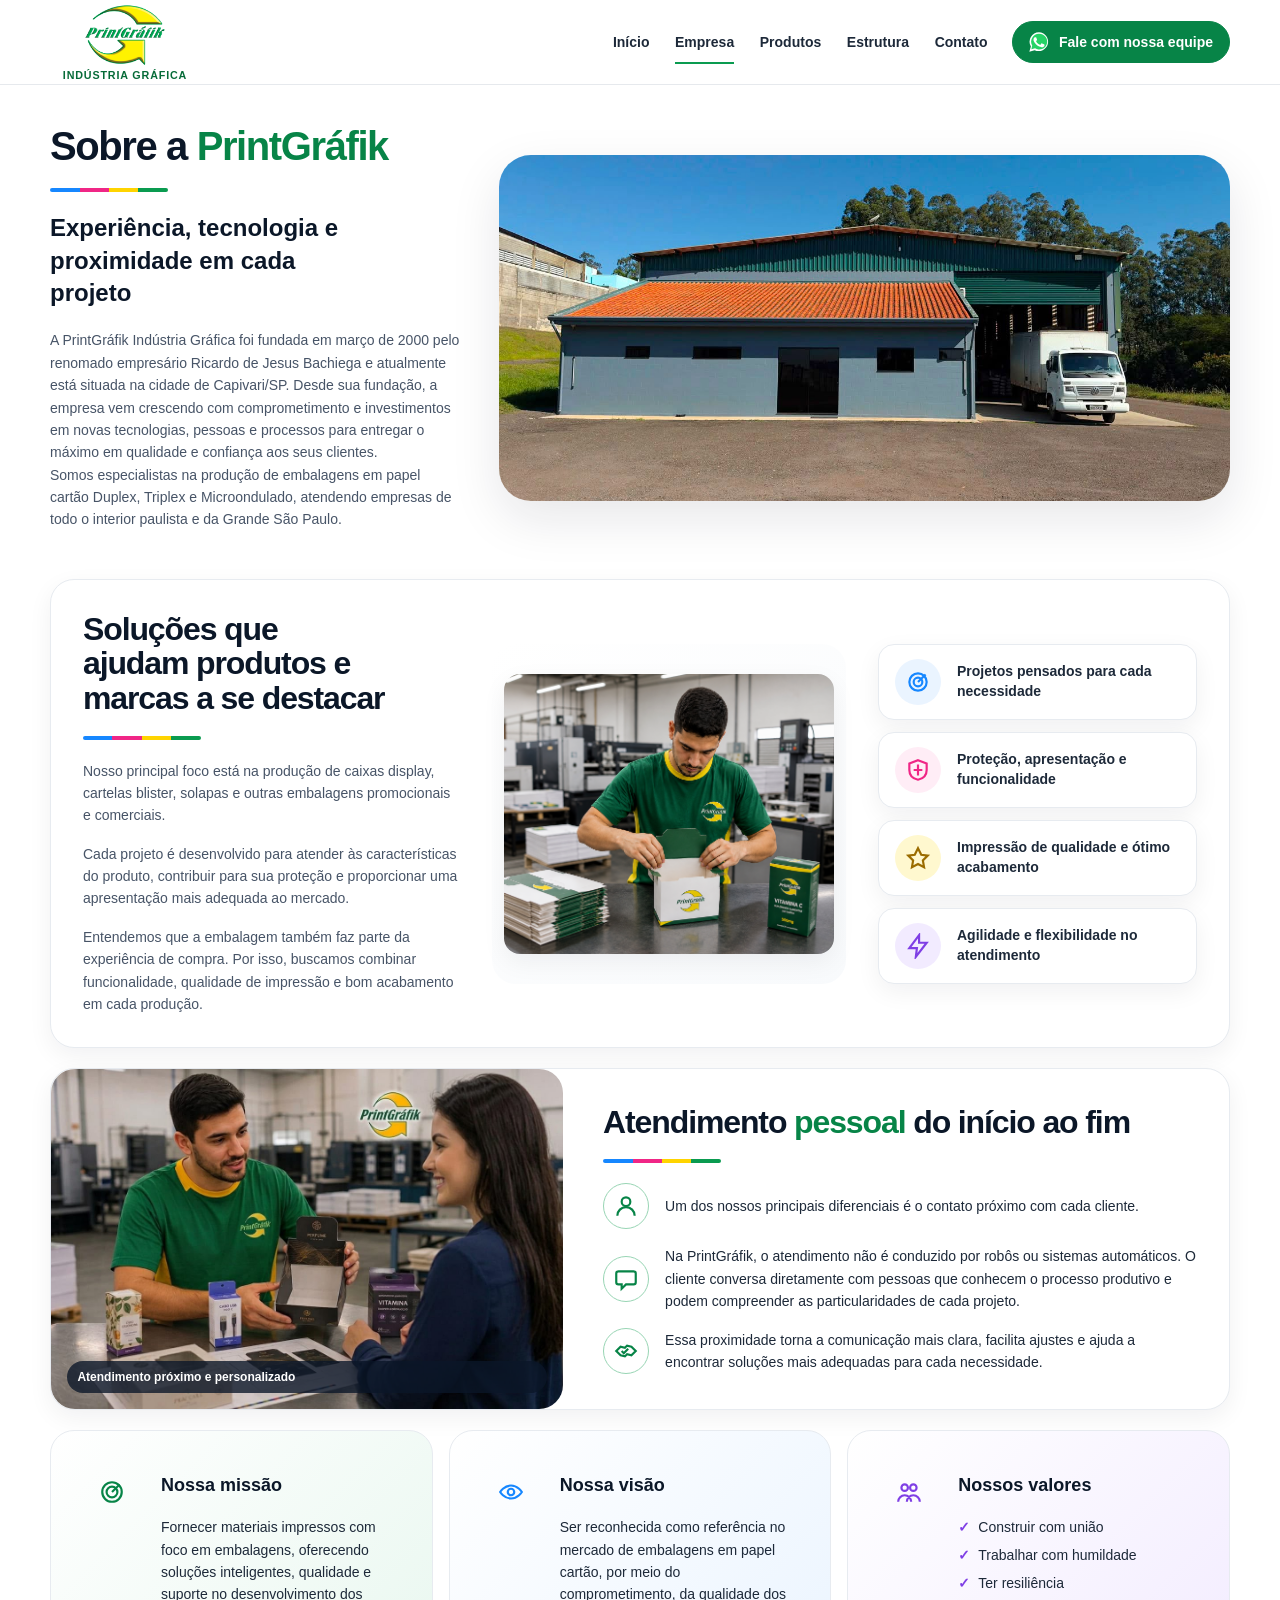
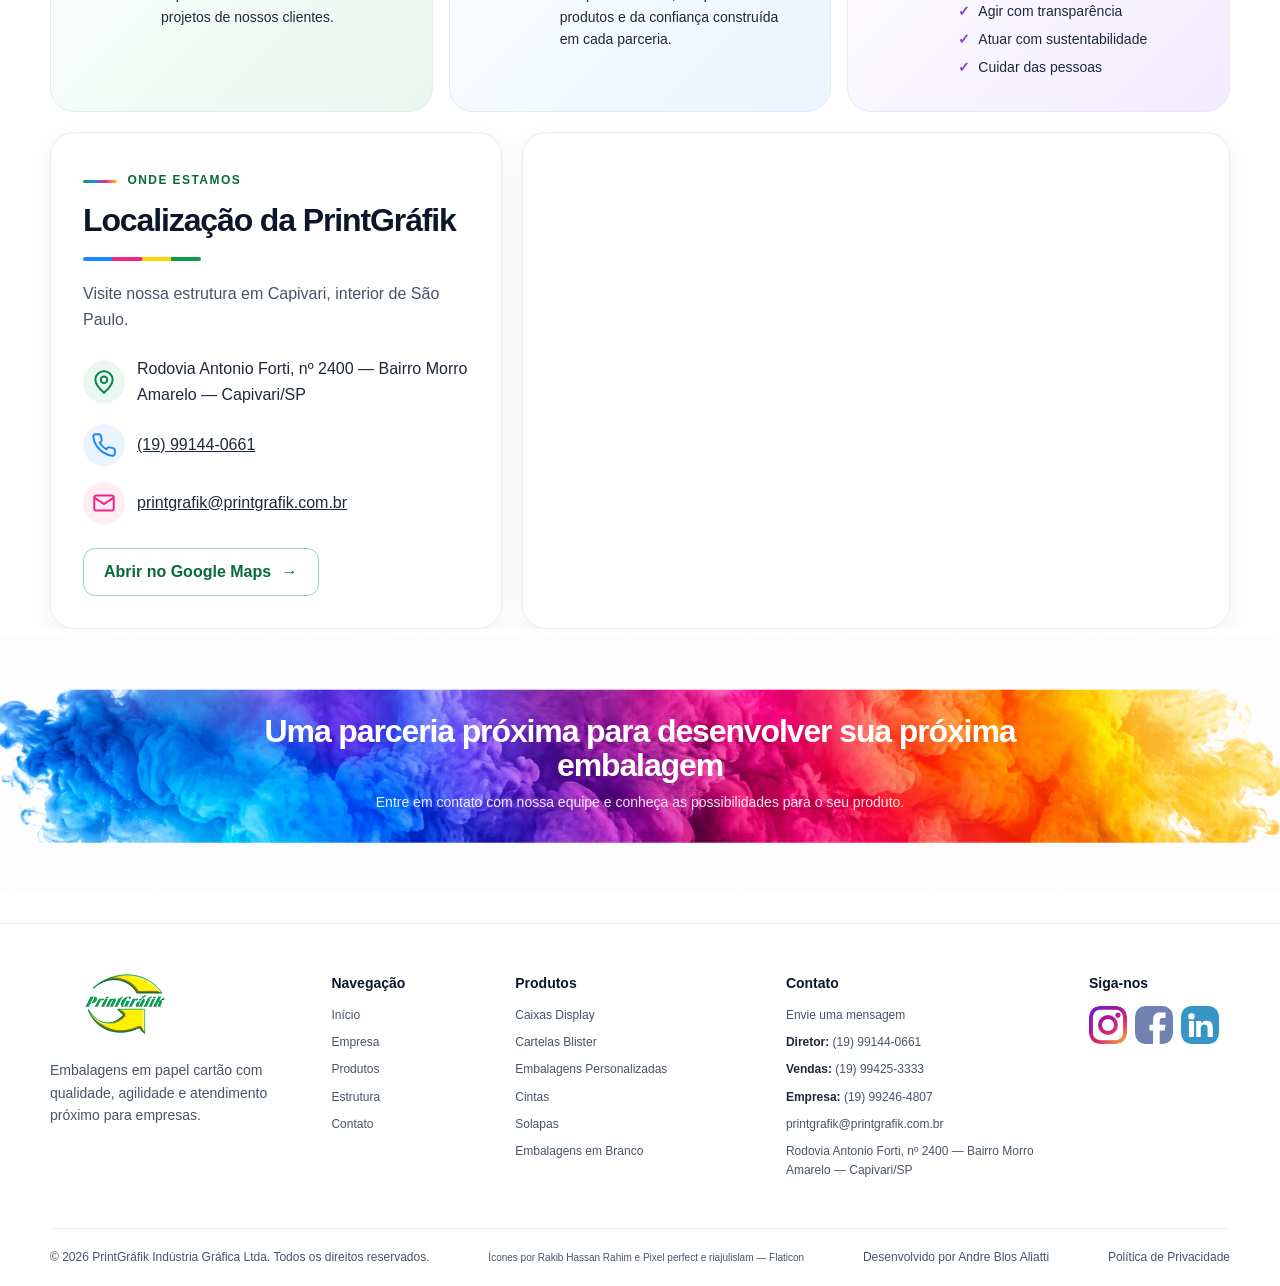
<file: empresa.html>
<!doctype html>
<html lang="pt-BR">
<head>
  <meta charset="UTF-8">
  <meta name="viewport" content="width=device-width, initial-scale=1">
  <meta name="description" content="Conheça a história, a estrutura e os diferenciais da PrintGráfik, indústria gráfica especializada em embalagens em papel cartão.">
  <title>A Empresa | PrintGráfik</title>
  <link rel="canonical" href="https://www.printgrafik.com.br/empresa.html">
  <meta property="og:type" content="website">
  <meta property="og:site_name" content="PrintGráfik">
  <meta property="og:locale" content="pt_BR">
  <meta property="og:title" content="A Empresa | PrintGráfik">
  <meta property="og:description" content="Conheça a história, a estrutura e os diferenciais da PrintGráfik, indústria gráfica especializada em embalagens em papel cartão.">
  <meta property="og:url" content="https://www.printgrafik.com.br/empresa.html">
  <meta property="og:image" content="https://www.printgrafik.com.br/assets/hero/hero-impressao-printgrafik.jpg">
  <meta property="og:image:alt" content="Máquina industrial imprimindo materiais gráficos coloridos">
  <meta name="twitter:card" content="summary_large_image">
  <meta name="twitter:title" content="A Empresa | PrintGráfik">
  <meta name="twitter:description" content="Conheça a história, a estrutura e os diferenciais da PrintGráfik, indústria gráfica especializada em embalagens em papel cartão.">
  <meta name="twitter:image" content="https://www.printgrafik.com.br/assets/hero/hero-impressao-printgrafik.jpg">
  <link rel="icon" href="favicon.ico" sizes="any">
  <link rel="icon" type="image/png" sizes="32x32" href="favicon-32x32.png">
  <link rel="apple-touch-icon" sizes="180x180" href="apple-touch-icon.png">
  <link rel="stylesheet" href="css/tokens.css">
  <link rel="stylesheet" href="css/components.css">
  <link rel="stylesheet" href="css/empresa.css">
  <link rel="stylesheet" href="css/responsive.css">
  <script src="js/main.js" defer></script>
</head>
<body>
  <a class="pg-skip-link" href="#conteudo">Ir para o conteúdo</a>

  <header class="pg-header">
    <div class="pg-container pg-header__inner">
      <a class="pg-logo-link pg-logo-link--tagged" href="index.html" aria-label="PrintGráfik Indústria Gráfica — página inicial">
        <img class="pg-logo" src="assets/logo/logo-printgrafik-600.png" alt="PrintGráfik" width="600" height="449">
        <span class="pg-logo-tagline">Indústria Gráfica</span>
      </a>
      <nav class="pg-nav" id="menu-principal" aria-label="Navegação principal" data-menu data-open="false">
        <ul class="pg-nav__list">
          <li><a class="pg-nav__link" href="index.html">Início</a></li>
          <li><a class="pg-nav__link" href="empresa.html" aria-current="page">Empresa</a></li>
          <li><a class="pg-nav__link" href="produtos.html">Produtos</a></li>
          <li><a class="pg-nav__link" href="estrutura.html">Estrutura</a></li>
          <li><a class="pg-nav__link" href="contato.html">Contato</a></li>
        </ul>
      </nav>
      <div class="pg-header__actions">
        <a class="pg-button pg-button--small pg-button--pill pg-header__cta" href="contato.html" data-smart-contact>
          <span data-contact-label>Fale com nossa equipe</span>
        </a>
        <button class="pg-menu-toggle" type="button" aria-expanded="false" aria-controls="menu-principal" aria-label="Abrir menu" data-menu-toggle>
          <span class="pg-menu-toggle__icon" aria-hidden="true"></span>
        </button>
      </div>
    </div>
  </header>

  <main id="conteudo" class="pg-company-page">
    <section class="pg-company-intro" aria-labelledby="titulo-pagina">
      <div class="pg-container pg-company-intro__grid">
        <div class="pg-company-intro__copy">
          <h1 class="pg-title pg-title--lg" id="titulo-pagina">Sobre a <span class="pg-title__accent">PrintGráfik</span></h1>
          <span class="pg-company-rule" aria-hidden="true"></span>
          <p class="pg-company-intro__lead">Experiência, tecnologia e proximidade em cada projeto</p>
          <p>A PrintGráfik Indústria Gráfica foi fundada em <span data-institution="foundation">março de 2000</span> pelo renomado empresário Ricardo de Jesus Bachiega e atualmente está situada na cidade de Capivari/SP. Desde sua fundação, a empresa vem crescendo com comprometimento e investimentos em novas tecnologias, pessoas e processos para entregar o máximo em qualidade e confiança aos seus clientes.</p>
          <p>Somos especialistas na produção de embalagens em papel cartão Duplex, Triplex e Microondulado, atendendo empresas de todo o interior paulista e da Grande São Paulo.</p>
        </div>
        <img class="pg-company-intro__image" src="assets/empresa/fachada.jpeg" alt="Fachada real da indústria gráfica PrintGráfik" width="1280" height="720" fetchpriority="high">
      </div>
    </section>

    <div class="pg-container pg-company-panels">
      <section class="pg-company-panel pg-company-solutions" aria-labelledby="titulo-solucoes">
        <div class="pg-company-panel__copy">
          <h2 class="pg-title pg-title--md" id="titulo-solucoes">Soluções que ajudam produtos e marcas a se destacar</h2>
          <span class="pg-company-rule" aria-hidden="true"></span>
          <p>Nosso principal foco está na produção de caixas display, cartelas blister, solapas e outras embalagens promocionais e comerciais.</p>
          <p>Cada projeto é desenvolvido para atender às características do produto, contribuir para sua proteção e proporcionar uma apresentação mais adequada ao mercado.</p>
          <p>Entendemos que a embalagem também faz parte da experiência de compra. Por isso, buscamos combinar funcionalidade, qualidade de impressão e bom acabamento em cada produção.</p>
        </div>
        <div class="pg-company-products-visual">
          <img src="assets/estrutura/montagem-caixa-enquadramento-completo.png" alt="Profissional da PrintGráfik montando uma embalagem de papel cartão" width="1363" height="1154" loading="lazy">
        </div>
        <div class="pg-company-benefits" aria-label="Benefícios das soluções">
          <div class="pg-company-benefit pg-tone-blue"><span class="pg-icon" aria-hidden="true"><svg viewBox="0 0 24 24" fill="none" stroke-width="2"><circle cx="12" cy="12" r="8"/><circle cx="12" cy="12" r="4"/><path d="m12 12 7-7"/></svg></span><p>Projetos pensados para cada necessidade</p></div>
          <div class="pg-company-benefit pg-tone-magenta"><span class="pg-icon" aria-hidden="true"><svg viewBox="0 0 24 24" fill="none" stroke-width="2"><path d="m12 3 8 3v6c0 5-3.4 8-8 9-4.6-1-8-4-8-9V6l8-3Z"/><path d="M12 7v10m-4-5h8"/></svg></span><p>Proteção, apresentação e funcionalidade</p></div>
          <div class="pg-company-benefit pg-tone-yellow"><span class="pg-icon" aria-hidden="true"><svg viewBox="0 0 24 24" fill="none" stroke-width="2"><path d="m12 3 3 6 6 .8-4.5 4.4 1.1 6.3L12 17.6l-5.6 2.9 1.1-6.3L3 9.8 9 9z"/></svg></span><p>Impressão de qualidade e ótimo acabamento</p></div>
          <div class="pg-company-benefit pg-tone-purple"><span class="pg-icon" aria-hidden="true"><svg viewBox="0 0 24 24" fill="none" stroke-width="2"><path d="m13 2-9 12h7l-1 8 10-13h-7V2Z"/></svg></span><p>Agilidade e flexibilidade no atendimento</p></div>
        </div>
      </section>

      <section class="pg-company-panel pg-company-service" aria-labelledby="titulo-atendimento">
        <figure class="pg-company-service__media">
          <img src="assets/estrutura/atendente.jpeg" alt="Profissional da PrintGráfik apresentando modelos de embalagens a um cliente" width="1402" height="1122" loading="lazy">
          <figcaption>Atendimento próximo e personalizado</figcaption>
        </figure>
        <div class="pg-company-service__copy">
          <h2 class="pg-title pg-title--md" id="titulo-atendimento">Atendimento <span class="pg-title__accent">pessoal</span> do início ao fim</h2>
          <span class="pg-company-rule" aria-hidden="true"></span>
          <div class="pg-company-service__points">
            <div><span class="pg-icon" aria-hidden="true"><svg viewBox="0 0 24 24" fill="none" stroke-width="2"><circle cx="12" cy="8" r="4"/><path d="M4 21a8 8 0 0 1 16 0"/></svg></span><p>Um dos nossos principais diferenciais é o contato próximo com cada cliente.</p></div>
            <div><span class="pg-icon" aria-hidden="true"><svg viewBox="0 0 24 24" fill="none" stroke-width="2"><path d="M5 5h14a2 2 0 0 1 2 2v8a2 2 0 0 1-2 2h-7l-4 4v-4H5a2 2 0 0 1-2-2V7a2 2 0 0 1 2-2Z"/><path d="M8 11h.01M12 11h.01M16 11h.01"/></svg></span><p>Na PrintGráfik, o atendimento não é conduzido por robôs ou sistemas automáticos. O cliente conversa diretamente com pessoas que conhecem o processo produtivo e podem compreender as particularidades de cada projeto.</p></div>
            <div><span class="pg-icon" aria-hidden="true"><svg viewBox="0 0 24 24" fill="none" stroke-width="2"><path d="m8 12 2 2 4-4"/><path d="M3 12 7 8l4 1 2-2 4 1 4 4-4 4-4-1-2 2-4-1-4-4Z"/></svg></span><p>Essa proximidade torna a comunicação mais clara, facilita ajustes e ajuda a encontrar soluções mais adequadas para cada necessidade.</p></div>
          </div>
        </div>
      </section>

      <section class="pg-company-purpose" aria-label="Missão, visão e valores">
        <article class="pg-company-purpose-card pg-company-purpose-card--green"><span class="pg-icon pg-tone-green" aria-hidden="true"><svg viewBox="0 0 24 24" fill="none" stroke-width="2"><circle cx="12" cy="12" r="9"/><circle cx="12" cy="12" r="5"/><path d="m12 12 7-7"/></svg></span><div><h2>Nossa missão</h2><p>Fornecer materiais impressos com foco em embalagens, oferecendo soluções inteligentes, qualidade e suporte no desenvolvimento dos projetos de nossos clientes.</p></div></article>
        <article class="pg-company-purpose-card pg-company-purpose-card--blue"><span class="pg-icon pg-tone-blue" aria-hidden="true"><svg viewBox="0 0 24 24" fill="none" stroke-width="2"><path d="M2 12s3.5-6 10-6 10 6 10 6-3.5 6-10 6S2 12 2 12Z"/><circle cx="12" cy="12" r="3"/></svg></span><div><h2>Nossa visão</h2><p>Ser reconhecida como referência no mercado de embalagens em papel cartão, por meio do comprometimento, da qualidade dos produtos e da confiança construída em cada parceria.</p></div></article>
        <article class="pg-company-purpose-card pg-company-purpose-card--purple"><span class="pg-icon pg-tone-purple" aria-hidden="true"><svg viewBox="0 0 24 24" fill="none" stroke-width="2"><circle cx="8" cy="8" r="3"/><circle cx="16" cy="8" r="3"/><path d="M2 21a6 6 0 0 1 12 0m-4 0a6 6 0 0 1 12 0"/></svg></span><div><h2>Nossos valores</h2><ul><li>Construir com união</li><li>Trabalhar com humildade</li><li>Ter resiliência</li><li>Agir com transparência</li><li>Atuar com sustentabilidade</li><li>Cuidar das pessoas</li></ul></div></article>
      </section>

      <section class="pg-company-location" id="localizacao" aria-labelledby="titulo-localizacao">
        <div class="pg-company-location__copy">
          <span class="pg-eyebrow">Onde estamos</span>
          <h2 class="pg-title pg-title--md" id="titulo-localizacao">Localização da PrintGráfik</h2>
          <span class="pg-company-rule" aria-hidden="true"></span>
          <p>Visite nossa estrutura em Capivari, interior de São Paulo.</p>
          <address class="pg-company-location__contact">
            <p data-contact-item="address" hidden><span class="pg-icon pg-tone-green" aria-hidden="true"><svg viewBox="0 0 24 24" fill="none" stroke-width="1.8"><path d="M20 10c0 5-8 12-8 12S4 15 4 10a8 8 0 1 1 16 0Z"/><circle cx="12" cy="10" r="3"/></svg></span><span data-contact-value></span></p>
            <p data-contact-item="phone" hidden><span class="pg-icon pg-tone-blue" aria-hidden="true"><svg viewBox="0 0 24 24" fill="none" stroke-width="1.8"><path d="M22 16.9v3a2 2 0 0 1-2.2 2 19.8 19.8 0 0 1-8.6-3.1 19.5 19.5 0 0 1-6-6A19.8 19.8 0 0 1 2.1 4.2 2 2 0 0 1 4.1 2h3a2 2 0 0 1 2 1.7c.1 1 .4 2 .7 2.8a2 2 0 0 1-.4 2.1L8.1 9.9a16 16 0 0 0 6 6l1.3-1.3a2 2 0 0 1 2.1-.4c.9.3 1.8.6 2.8.7a2 2 0 0 1 1.7 2Z"/></svg></span><a href="contato.html" data-contact-value></a></p>
            <p data-contact-item="email" hidden><span class="pg-icon pg-tone-magenta" aria-hidden="true"><svg viewBox="0 0 24 24" fill="none" stroke-width="1.8"><rect x="3" y="5" width="18" height="14" rx="2"/><path d="m3 7 9 6 9-6"/></svg></span><a href="contato.html" data-contact-value></a></p>
          </address>
          <a class="pg-button pg-button--secondary" href="empresa.html" data-map-link hidden target="_blank" rel="noopener noreferrer">Abrir no Google Maps <span aria-hidden="true">→</span></a>
        </div>
        <div class="pg-company-location__map" data-map-container hidden>
          <iframe src="https://www.google.com/maps?q=Rodovia%20Antonio%20Forti%2C%202400%2C%20Morro%20Amarelo%2C%20Capivari%20-%20SP&amp;output=embed" title="Mapa com a localização da PrintGráfik em Capivari" width="720" height="480" loading="eager" referrerpolicy="no-referrer-when-downgrade" allowfullscreen data-map-embed></iframe>
        </div>
      </section>

    </div>

    <section class="pg-company-cta" aria-labelledby="titulo-cta-empresa">
      <div class="pg-company-cta__copy"><h2 class="pg-title pg-title--md" id="titulo-cta-empresa">Uma parceria próxima para desenvolver sua próxima embalagem</h2><p>Entre em contato com nossa equipe e conheça as possibilidades para o seu produto.</p></div>
    </section>
  </main>

  <footer class="pg-footer">
    <div class="pg-container pg-footer__grid">
      <div><a class="pg-logo-link" href="index.html" aria-label="PrintGráfik — página inicial"><img class="pg-logo" src="assets/logo/logo-printgrafik-600.png" alt="PrintGráfik" width="600" height="449" loading="lazy"></a><p class="pg-footer__brand-text">Embalagens em papel cartão com qualidade, agilidade e atendimento próximo para empresas.</p></div>
      <div><h2 class="pg-footer__title">Navegação</h2><ul class="pg-footer__links"><li><a href="index.html">Início</a></li><li><a href="empresa.html" aria-current="page">Empresa</a></li><li><a href="produtos.html">Produtos</a></li><li><a href="estrutura.html">Estrutura</a></li><li><a href="contato.html">Contato</a></li></ul></div>
      <div><h2 class="pg-footer__title">Produtos</h2><ul class="pg-footer__links"><li><a href="produtos.html#caixas-display">Caixas Display</a></li><li><a href="produtos.html#cartelas-blister">Cartelas Blister</a></li><li><a href="produtos.html#embalagens-personalizadas">Embalagens Personalizadas</a></li><li><a href="produtos.html#cintas">Cintas</a></li><li><a href="produtos.html#solapas">Solapas</a></li><li><a href="produtos.html#embalagens-em-branco">Embalagens em Branco</a></li></ul></div>
      <div><h2 class="pg-footer__title">Contato</h2><ul class="pg-footer__contact-list"><li><a href="contato.html">Envie uma mensagem</a></li><li data-contact-item="directorPhone" hidden><span>Diretor:</span> <a href="contato.html" data-contact-value></a></li><li data-contact-item="salesPhone" hidden><span>Vendas:</span> <a href="contato.html" data-contact-value></a></li><li data-contact-item="companyPhone" hidden><span>Empresa:</span> <a href="contato.html" data-contact-value></a></li><li data-contact-item="email" hidden><a href="contato.html" data-contact-value></a></li><li data-contact-item="address" hidden><span data-contact-value></span></li></ul></div>
      <div class="pg-footer__social-column"><h2 class="pg-footer__title">Siga-nos</h2><div class="pg-socials"><span class="pg-social" data-social="facebook" aria-label="Facebook — link pendente" aria-disabled="true">f</span><span class="pg-social" data-social="instagram" aria-label="Instagram — link pendente" aria-disabled="true">ig</span><span class="pg-social" data-social="linkedin" aria-label="LinkedIn — link pendente" aria-disabled="true">in</span></div></div>
    </div>
    <div class="pg-container pg-footer__bottom"><span>© <span data-current-year>2026</span> PrintGráfik Indústria Gráfica Ltda. Todos os direitos reservados.</span><span class="pg-footer__credits">Ícones por <a href="https://www.flaticon.com/br/icones-gratis/facebook">Rakib Hassan Rahim e Pixel perfect</a> e <a href="https://www.flaticon.com/br/icones-gratis/linkedin">riajulislam</a> — Flaticon</span><span>Desenvolvido por <a href="https://andreblosaliatti.dev" target="_blank" rel="noopener noreferrer">Andre Blos Aliatti</a></span><a href="politica-de-privacidade.html">Política de Privacidade</a></div>
  </footer>
</body>
</html>
</file>
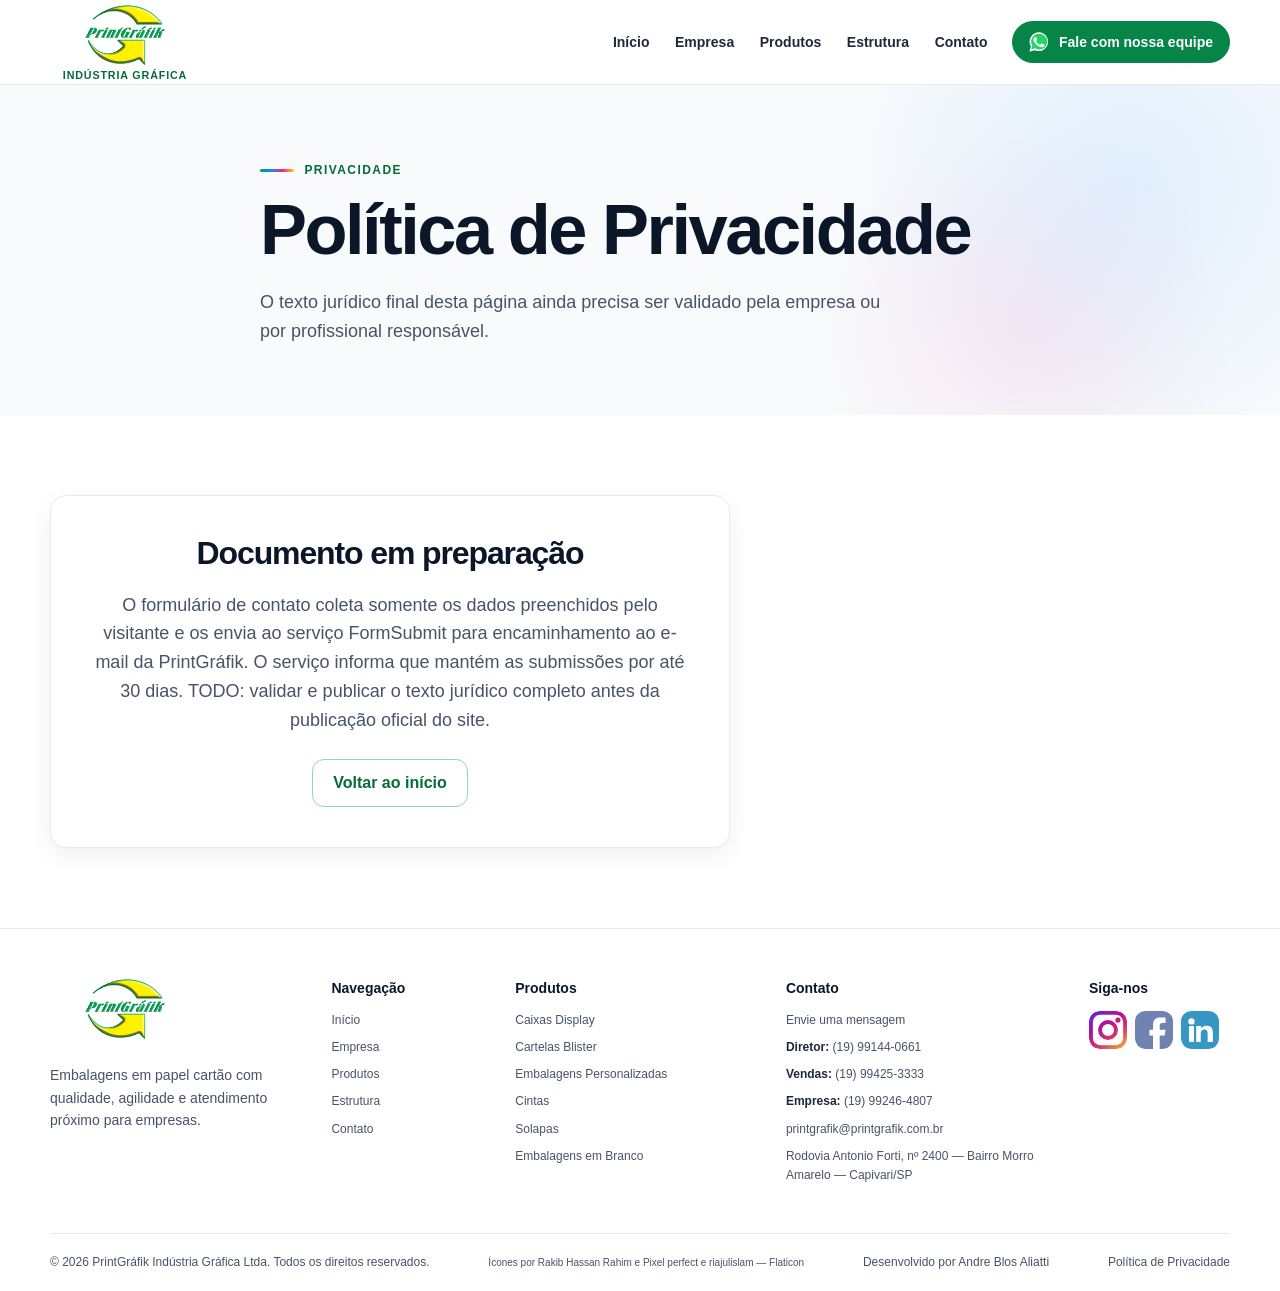
<file: politica-de-privacidade.html>
<!doctype html>
<html lang="pt-BR">
<head>
  <meta charset="UTF-8">
  <meta name="viewport" content="width=device-width, initial-scale=1">
  <meta name="description" content="Consulte a Política de Privacidade da PrintGráfik e saiba como os dados enviados pelo site são tratados.">
  <title>Política de Privacidade | PrintGráfik</title>
  <link rel="canonical" href="https://www.printgrafik.com.br/politica-de-privacidade.html">
  <meta property="og:type" content="website">
  <meta property="og:site_name" content="PrintGráfik">
  <meta property="og:locale" content="pt_BR">
  <meta property="og:title" content="Política de Privacidade | PrintGráfik">
  <meta property="og:description" content="Consulte a Política de Privacidade da PrintGráfik e saiba como os dados enviados pelo site são tratados.">
  <meta property="og:url" content="https://www.printgrafik.com.br/politica-de-privacidade.html">
  <meta property="og:image" content="https://www.printgrafik.com.br/assets/hero/hero-impressao-printgrafik.jpg">
  <meta property="og:image:alt" content="Máquina industrial imprimindo materiais gráficos coloridos">
  <meta name="twitter:card" content="summary_large_image">
  <meta name="twitter:title" content="Política de Privacidade | PrintGráfik">
  <meta name="twitter:description" content="Consulte a Política de Privacidade da PrintGráfik e saiba como os dados enviados pelo site são tratados.">
  <meta name="twitter:image" content="https://www.printgrafik.com.br/assets/hero/hero-impressao-printgrafik.jpg">
  <link rel="icon" href="favicon.ico" sizes="any">
  <link rel="icon" type="image/png" sizes="32x32" href="favicon-32x32.png">
  <link rel="apple-touch-icon" sizes="180x180" href="apple-touch-icon.png">
  <link rel="stylesheet" href="css/tokens.css">
  <link rel="stylesheet" href="css/components.css">
  <link rel="stylesheet" href="css/responsive.css">
  <script src="js/main.js" defer></script>
</head>
<body>
  <a class="pg-skip-link" href="#conteudo">Ir para o conteúdo</a>
  <header class="pg-header"><div class="pg-container pg-header__inner">
    <a class="pg-logo-link pg-logo-link--tagged" href="index.html" aria-label="PrintGráfik Indústria Gráfica — página inicial"><img class="pg-logo" src="assets/logo/logo-printgrafik-600.png" alt="PrintGráfik" width="600" height="449"><span class="pg-logo-tagline">Indústria Gráfica</span></a>
    <nav class="pg-nav" id="menu-principal" aria-label="Navegação principal" data-menu data-open="false"><ul class="pg-nav__list"><li><a class="pg-nav__link" href="index.html">Início</a></li><li><a class="pg-nav__link" href="empresa.html">Empresa</a></li><li><a class="pg-nav__link" href="produtos.html">Produtos</a></li><li><a class="pg-nav__link" href="estrutura.html">Estrutura</a></li><li><a class="pg-nav__link" href="contato.html">Contato</a></li></ul></nav>
    <div class="pg-header__actions"><a class="pg-button pg-button--small pg-button--pill pg-header__cta" href="contato.html" data-smart-contact><span data-contact-label>Fale com nossa equipe</span></a><button class="pg-menu-toggle" type="button" aria-expanded="false" aria-controls="menu-principal" aria-label="Abrir menu" data-menu-toggle><span class="pg-menu-toggle__icon" aria-hidden="true"></span></button></div>
  </div></header>
  <main id="conteudo">
    <section class="pg-page-hero" aria-labelledby="titulo-pagina"><div class="pg-container pg-page-hero__content"><span class="pg-eyebrow">Privacidade</span><h1 class="pg-title pg-title--xl" id="titulo-pagina">Política de Privacidade</h1><p class="pg-lead">O texto jurídico final desta página ainda precisa ser validado pela empresa ou por profissional responsável.</p></div></section>
    <section class="pg-section pg-page-placeholder" aria-label="Política em preparação"><div class="pg-container"><div class="pg-card pg-page-placeholder__card"><h2 class="pg-title pg-title--md">Documento em preparação</h2><p class="pg-lead">O formulário de contato coleta somente os dados preenchidos pelo visitante e os envia ao serviço FormSubmit para encaminhamento ao e-mail da PrintGráfik. O serviço informa que mantém as submissões por até 30 dias. TODO: validar e publicar o texto jurídico completo antes da publicação oficial do site.</p><a class="pg-button pg-button--secondary" href="index.html">Voltar ao início</a></div></div></section>
  </main>
  <footer class="pg-footer"><div class="pg-container pg-footer__grid">
    <div><a class="pg-logo-link" href="index.html" aria-label="PrintGráfik — página inicial"><img class="pg-logo" src="assets/logo/logo-printgrafik-600.png" alt="PrintGráfik" width="600" height="449" loading="lazy"></a><p class="pg-footer__brand-text">Embalagens em papel cartão com qualidade, agilidade e atendimento próximo para empresas.</p></div>
    <div><h2 class="pg-footer__title">Navegação</h2><ul class="pg-footer__links"><li><a href="index.html">Início</a></li><li><a href="empresa.html">Empresa</a></li><li><a href="produtos.html">Produtos</a></li><li><a href="estrutura.html">Estrutura</a></li><li><a href="contato.html">Contato</a></li></ul></div>
    <div><h2 class="pg-footer__title">Produtos</h2><ul class="pg-footer__links"><li><a href="produtos.html#caixas-display">Caixas Display</a></li><li><a href="produtos.html#cartelas-blister">Cartelas Blister</a></li><li><a href="produtos.html#embalagens-personalizadas">Embalagens Personalizadas</a></li><li><a href="produtos.html#cintas">Cintas</a></li><li><a href="produtos.html#solapas">Solapas</a></li><li><a href="produtos.html#embalagens-em-branco">Embalagens em Branco</a></li></ul></div>
    <div><h2 class="pg-footer__title">Contato</h2><ul class="pg-footer__contact-list"><li><a href="contato.html">Envie uma mensagem</a></li><li data-contact-item="directorPhone" hidden><span>Diretor:</span> <a href="contato.html" data-contact-value></a></li><li data-contact-item="salesPhone" hidden><span>Vendas:</span> <a href="contato.html" data-contact-value></a></li><li data-contact-item="companyPhone" hidden><span>Empresa:</span> <a href="contato.html" data-contact-value></a></li><li data-contact-item="email" hidden><a href="contato.html" data-contact-value></a></li><li data-contact-item="address" hidden><span data-contact-value></span></li></ul></div>
    <div class="pg-footer__social-column"><h2 class="pg-footer__title">Siga-nos</h2><div class="pg-socials"><span class="pg-social" data-social="facebook" aria-label="Facebook — link pendente" aria-disabled="true">f</span><span class="pg-social" data-social="instagram" aria-label="Instagram — link pendente" aria-disabled="true">ig</span><span class="pg-social" data-social="linkedin" aria-label="LinkedIn — link pendente" aria-disabled="true">in</span></div></div>
  </div><div class="pg-container pg-footer__bottom"><span>© <span data-current-year>2026</span> PrintGráfik Indústria Gráfica Ltda. Todos os direitos reservados.</span><span class="pg-footer__credits">Ícones por <a href="https://www.flaticon.com/br/icones-gratis/facebook">Rakib Hassan Rahim e Pixel perfect</a> e <a href="https://www.flaticon.com/br/icones-gratis/linkedin">riajulislam</a> — Flaticon</span><span>Desenvolvido por <a href="https://andreblosaliatti.dev" target="_blank" rel="noopener noreferrer">Andre Blos Aliatti</a></span><a href="politica-de-privacidade.html" aria-current="page">Política de Privacidade</a></div></footer>
</body></html>
</file>
<file: css/tokens.css>
:root {
  --pg-green-700: #066b38;
  --pg-green-600: #078447;
  --pg-green-500: #0a9b50;
  --pg-green-100: #e8f7ef;
  --pg-yellow-500: #ffd400;
  --pg-yellow-100: #fff8cf;
  --pg-blue-500: #1687ff;
  --pg-blue-100: #eaf4ff;
  --pg-cyan-500: #17bde4;
  --pg-magenta-500: #f02686;
  --pg-magenta-100: #ffedf6;
  --pg-purple-500: #7f3fe5;
  --pg-purple-100: #f2ebff;
  --pg-orange-500: #ff9f1a;
  --pg-ink-950: #0b1728;
  --pg-ink-800: #1d2939;
  --pg-ink-600: #475467;
  --pg-ink-500: #667085;
  --pg-gray-300: #d0d5dd;
  --pg-gray-200: #e4e7ec;
  --pg-gray-100: #f2f4f7;
  --pg-gray-50: #f8fafc;
  --pg-white: #fff;
  --pg-focus: var(--pg-blue-500);
  --pg-border: #e7ebf0;
  --pg-surface: var(--pg-white);
  --pg-surface-muted: var(--pg-gray-50);
  --pg-text: var(--pg-ink-950);
  --pg-text-muted: var(--pg-ink-600);
  --pg-font-sans: Inter, "Segoe UI", Roboto, Helvetica, Arial, sans-serif;
  --pg-fs-12: 0.75rem;
  --pg-fs-14: 0.875rem;
  --pg-fs-16: 1rem;
  --pg-fs-18: 1.125rem;
  --pg-fs-20: 1.25rem;
  --pg-fs-24: 1.5rem;
  --pg-fs-32: 2rem;
  --pg-fs-40: 2.5rem;
  --pg-fs-56: 3.5rem;
  --pg-fs-72: 4.5rem;
  --pg-space-1: 0.25rem;
  --pg-space-2: 0.5rem;
  --pg-space-3: 0.75rem;
  --pg-space-4: 1rem;
  --pg-space-5: 1.25rem;
  --pg-space-6: 1.5rem;
  --pg-space-8: 2rem;
  --pg-space-10: 2.5rem;
  --pg-space-12: 3rem;
  --pg-space-16: 4rem;
  --pg-space-20: 5rem;
  --pg-space-24: 6rem;
  --pg-radius-sm: 0.625rem;
  --pg-radius-md: 1rem;
  --pg-radius-lg: 1.5rem;
  --pg-radius-xl: 2rem;
  --pg-radius-pill: 999px;
  --pg-shadow-sm: 0 8px 24px rgb(16 24 40 / 0.06);
  --pg-shadow-md: 0 18px 50px rgb(16 24 40 / 0.1);
  --pg-shadow-color: 0 20px 60px rgb(22 135 255 / 0.14);
  --pg-banner-rainbow-image: url("../assets/images/banner-arco-iris.png");
  --pg-container: 1180px;
  --pg-header-height: 84px;
}

*,
*::before,
*::after {
  box-sizing: border-box;
}

html {
  scroll-behavior: smooth;
  scroll-padding-top: calc(var(--pg-header-height) + 1rem);
}

body {
  min-width: 320px;
  margin: 0;
  color: var(--pg-text);
  background: var(--pg-white);
  font-family: var(--pg-font-sans);
  font-size: var(--pg-fs-16);
  line-height: 1.6;
  -webkit-font-smoothing: antialiased;
}

body.pg-menu-open {
  overflow: hidden;
}

img,
svg {
  display: block;
  max-width: 100%;
}

a {
  color: inherit;
}

button,
input,
textarea,
select {
  font: inherit;
}

button {
  cursor: pointer;
}

h1,
h2,
h3,
p {
  overflow-wrap: break-word;
}

[hidden] {
  display: none;
}

:focus-visible {
  outline: 3px solid rgb(22 135 255 / 0.38);
  outline-offset: 3px;
}

.pg-container {
  width: min(calc(100% - 2rem), var(--pg-container));
  margin-inline: auto;
}

.pg-skip-link {
  position: fixed;
  z-index: 999;
  top: 0.75rem;
  left: 0.75rem;
  padding: 0.7rem 1rem;
  border-radius: var(--pg-radius-sm);
  color: var(--pg-white);
  background: var(--pg-ink-950);
  font-weight: 800;
  transform: translateY(-180%);
  transition: transform 0.2s ease;
}

.pg-skip-link:focus {
  transform: translateY(0);
}

.pg-visually-hidden {
  position: absolute;
  width: 1px;
  height: 1px;
  padding: 0;
  margin: -1px;
  overflow: hidden;
  clip: rect(0 0 0 0);
  white-space: nowrap;
  border: 0;
}
</file>
<file: css/components.css>
.pg-section {
  padding-block: var(--pg-space-20);
}

.pg-section--white {
  background: var(--pg-white);
}

.pg-section--muted {
  background: var(--pg-gray-50);
}

.pg-section-heading {
  margin-bottom: var(--pg-space-10);
}

.pg-section-heading--center {
  max-width: 760px;
  display: grid;
  justify-items: center;
  margin-inline: auto;
  text-align: center;
}

.pg-section-heading--center .pg-lead {
  margin-inline: auto;
  text-align: center;
}

.pg-eyebrow {
  display: inline-flex;
  align-items: center;
  gap: 0.65rem;
  margin-bottom: var(--pg-space-3);
  color: var(--pg-green-700);
  font-size: var(--pg-fs-12);
  font-weight: 800;
  letter-spacing: 0.12em;
  text-transform: uppercase;
}

.pg-eyebrow::before {
  width: 34px;
  height: 3px;
  border-radius: var(--pg-radius-pill);
  background: linear-gradient(90deg, var(--pg-green-500), var(--pg-blue-500), var(--pg-magenta-500), var(--pg-yellow-500));
  content: "";
}

.pg-title {
  margin: 0;
  font-weight: 850;
  letter-spacing: -0.035em;
  line-height: 1.08;
}

.pg-title--xl {
  font-size: clamp(2.7rem, 5.5vw, var(--pg-fs-72));
}

.pg-title--lg {
  font-size: clamp(2rem, 4vw, var(--pg-fs-40));
}

.pg-title--md {
  font-size: clamp(1.5rem, 3vw, var(--pg-fs-32));
}

.pg-title__accent {
  color: var(--pg-green-600);
}

.pg-lead {
  max-width: 62ch;
  margin: var(--pg-space-5) 0 0;
  color: var(--pg-text-muted);
  font-size: clamp(1rem, 1.7vw, var(--pg-fs-18));
}

.pg-stack {
  display: grid;
  gap: var(--pg-space-6);
}

.pg-cluster {
  display: flex;
  flex-wrap: wrap;
  align-items: center;
  gap: var(--pg-space-3);
}

.pg-grid {
  display: grid;
  gap: var(--pg-space-6);
}

.pg-grid--2 {
  grid-template-columns: repeat(2, minmax(0, 1fr));
}

.pg-grid--3 {
  grid-template-columns: repeat(3, minmax(0, 1fr));
}

.pg-grid--4 {
  grid-template-columns: repeat(4, minmax(0, 1fr));
}

.pg-button {
  --pg-button-bg: var(--pg-green-600);
  --pg-button-color: var(--pg-white);
  --pg-button-border: var(--pg-green-600);
  min-height: 48px;
  display: inline-flex;
  align-items: center;
  justify-content: center;
  gap: 0.65rem;
  padding: 0.75rem 1.25rem;
  border: 1px solid var(--pg-button-border);
  border-radius: 0.75rem;
  color: var(--pg-button-color);
  background: var(--pg-button-bg);
  font-weight: 800;
  line-height: 1.2;
  text-align: center;
  text-decoration: none;
  transition: transform 0.2s ease, box-shadow 0.2s ease, background 0.2s ease;
}

.pg-button:hover {
  transform: translateY(-2px);
  box-shadow: 0 12px 28px rgb(6 107 56 / 0.18);
}

.pg-button--secondary {
  --pg-button-bg: var(--pg-white);
  --pg-button-color: var(--pg-green-700);
  --pg-button-border: #98d5b4;
}

.pg-button--pill {
  border-radius: var(--pg-radius-pill);
}

.pg-button--small {
  min-height: 42px;
  padding: 0.6rem 1rem;
  font-size: var(--pg-fs-14);
}

.pg-button svg {
  width: 19px;
  height: 19px;
  flex: 0 0 auto;
}

.pg-whatsapp-icon {
  width: 20px;
  height: 20px;
  flex: 0 0 auto;
  object-fit: contain;
}

.pg-card {
  position: relative;
  overflow: hidden;
  border: 1px solid var(--pg-border);
  border-radius: var(--pg-radius-md);
  background: var(--pg-white);
  box-shadow: var(--pg-shadow-sm);
}

.pg-card__body {
  padding: var(--pg-space-6);
}

.pg-card__title {
  margin: 0 0 0.45rem;
  font-size: var(--pg-fs-18);
  line-height: 1.28;
}

.pg-card__text {
  margin: 0;
  color: var(--pg-text-muted);
  font-size: var(--pg-fs-14);
}

.pg-card--accent::before {
  position: absolute;
  inset: 0 0 auto;
  z-index: 1;
  height: 4px;
  background: var(--pg-card-accent, var(--pg-green-500));
  content: "";
}

.pg-product-image--inset {
  padding-block: var(--pg-space-4);
}

.pg-icon {
  width: 52px;
  aspect-ratio: 1;
  display: inline-grid;
  place-items: center;
  border-radius: 50%;
  color: var(--pg-icon-color, var(--pg-green-600));
  background: var(--pg-icon-bg, var(--pg-green-100));
}

.pg-icon svg {
  width: 26px;
  height: 26px;
  stroke: currentColor;
}

.pg-tone-green {
  --pg-icon-color: var(--pg-green-600);
  --pg-icon-bg: var(--pg-green-100);
  --pg-card-accent: var(--pg-green-500);
}

.pg-tone-blue {
  --pg-icon-color: var(--pg-blue-500);
  --pg-icon-bg: var(--pg-blue-100);
  --pg-card-accent: var(--pg-blue-500);
}

.pg-tone-magenta {
  --pg-icon-color: var(--pg-magenta-500);
  --pg-icon-bg: var(--pg-magenta-100);
  --pg-card-accent: var(--pg-magenta-500);
}

.pg-tone-yellow {
  --pg-icon-color: #9b6c00;
  --pg-icon-bg: var(--pg-yellow-100);
  --pg-card-accent: var(--pg-yellow-500);
}

.pg-tone-purple {
  --pg-icon-color: var(--pg-purple-500);
  --pg-icon-bg: var(--pg-purple-100);
  --pg-card-accent: var(--pg-purple-500);
}

.pg-tone-cyan {
  --pg-icon-color: #087f99;
  --pg-icon-bg: #e5f9fd;
  --pg-card-accent: var(--pg-cyan-500);
}

.pg-header {
  position: sticky;
  z-index: 100;
  top: 0;
  min-height: var(--pg-header-height);
  display: flex;
  align-items: center;
  border-bottom: 1px solid rgb(228 231 236 / 0.9);
  background: rgb(255 255 255 / 0.96);
  backdrop-filter: blur(14px);
}

.pg-header__inner {
  min-height: var(--pg-header-height);
  display: flex;
  align-items: center;
  justify-content: space-between;
  gap: var(--pg-space-6);
}

.pg-logo-link {
  display: inline-flex;
  flex: 0 0 auto;
}

.pg-logo-link--tagged {
  flex-direction: column;
  align-items: center;
  justify-content: center;
  line-height: 1;
  text-decoration: none;
}

.pg-logo-tagline {
  margin-top: 0.15rem;
  color: var(--pg-green-700);
  font-size: 0.67rem;
  font-weight: 850;
  letter-spacing: 0.08em;
  text-transform: uppercase;
}

.pg-logo {
  width: 150px;
  height: 64px;
  object-fit: contain;
}

.pg-header__actions {
  display: flex;
  align-items: center;
  gap: var(--pg-space-4);
}

.pg-nav {
  margin-left: auto;
}

.pg-nav__list {
  display: flex;
  align-items: center;
  gap: clamp(1rem, 2vw, 1.65rem);
  margin: 0;
  padding: 0;
  list-style: none;
}

.pg-nav__link {
  position: relative;
  display: inline-flex;
  min-height: 44px;
  align-items: center;
  color: var(--pg-ink-800);
  font-size: var(--pg-fs-14);
  font-weight: 700;
  text-decoration: none;
}

.pg-nav__link::after {
  position: absolute;
  right: 100%;
  bottom: 0;
  left: 0;
  height: 2px;
  background: var(--pg-green-500);
  content: "";
  transition: right 0.2s ease;
}

.pg-nav__link:hover::after,
.pg-nav__link[aria-current="page"]::after {
  right: 0;
}

.pg-menu-toggle {
  width: 48px;
  height: 48px;
  display: none;
  place-items: center;
  padding: 0;
  border: 1px solid var(--pg-border);
  border-radius: 0.75rem;
  color: var(--pg-ink-950);
  background: var(--pg-white);
}

.pg-menu-toggle__icon,
.pg-menu-toggle__icon::before,
.pg-menu-toggle__icon::after {
  width: 22px;
  height: 2px;
  display: block;
  border-radius: var(--pg-radius-pill);
  background: currentColor;
  transition: transform 0.2s ease, opacity 0.2s ease;
}

.pg-menu-toggle__icon {
  position: relative;
}

.pg-menu-toggle__icon::before,
.pg-menu-toggle__icon::after {
  position: absolute;
  left: 0;
  content: "";
}

.pg-menu-toggle__icon::before {
  transform: translateY(-7px);
}

.pg-menu-toggle__icon::after {
  transform: translateY(7px);
}

.pg-menu-toggle[aria-expanded="true"] .pg-menu-toggle__icon {
  background: transparent;
}

.pg-menu-toggle[aria-expanded="true"] .pg-menu-toggle__icon::before {
  transform: rotate(45deg);
}

.pg-menu-toggle[aria-expanded="true"] .pg-menu-toggle__icon::after {
  transform: rotate(-45deg);
}

.pg-footer {
  border-top: 1px solid var(--pg-border);
  background: var(--pg-white);
}

.pg-footer__grid {
  display: grid;
  grid-template-columns: 1.15fr 0.7fr 1.1fr 1.25fr 0.65fr;
  gap: var(--pg-space-8);
  padding-block: var(--pg-space-12);
}

.pg-footer__grid > * {
  min-width: 0;
}

.pg-footer__brand-text {
  max-width: 31ch;
  margin: var(--pg-space-4) 0 0;
  color: var(--pg-text-muted);
  font-size: var(--pg-fs-14);
}

.pg-footer__title {
  margin: 0 0 var(--pg-space-3);
  font-size: var(--pg-fs-14);
}

.pg-footer__links,
.pg-footer__contact-list {
  display: grid;
  gap: 0.5rem;
  margin: 0;
  padding: 0;
  color: var(--pg-text-muted);
  font-size: var(--pg-fs-12);
  list-style: none;
}

.pg-footer__contact-list {
  overflow-wrap: anywhere;
}

.pg-footer__links a,
.pg-footer__contact-list a {
  text-decoration: none;
}

.pg-footer__contact-list li > span:first-child:not([data-contact-value]) {
  color: var(--pg-ink-800);
  font-weight: 700;
}

.pg-footer__links a:hover,
.pg-footer__contact-list a:hover {
  color: var(--pg-green-700);
  text-decoration: underline;
}

.pg-socials {
  display: flex;
  flex-wrap: wrap;
  gap: var(--pg-space-2);
}

.pg-social {
  width: 38px;
  aspect-ratio: 1;
  display: grid;
  place-items: center;
  overflow: hidden;
  border: 0;
  border-radius: 0.65rem;
  color: var(--pg-ink-500);
  background: var(--pg-white);
  font-size: var(--pg-fs-12);
  font-weight: 800;
  text-decoration: none;
}

.pg-social img {
  width: 100%;
  height: 100%;
  object-fit: contain;
}

.pg-social[aria-disabled="true"] {
  cursor: not-allowed;
  opacity: 0.82;
}

.pg-social[data-social="facebook"] {
  order: 2;
  background: transparent;
}

.pg-social[data-social="instagram"] {
  order: 1;
  background: transparent;
}

.pg-social[data-social="linkedin"] {
  order: 3;
  background: transparent;
}

.pg-footer__credits {
  font-size: 0.625rem;
}

.pg-footer__credits a {
  text-decoration: underline;
}

.pg-footer__bottom {
  min-height: 58px;
  display: flex;
  align-items: center;
  justify-content: space-between;
  gap: var(--pg-space-4);
  padding-block: var(--pg-space-4);
  border-top: 1px solid var(--pg-border);
  color: var(--pg-text-muted);
  font-size: var(--pg-fs-12);
}

.pg-footer__bottom a {
  text-decoration: none;
}

.pg-page-hero {
  min-height: 330px;
  display: grid;
  align-items: center;
  background:
    radial-gradient(circle at 88% 30%, rgb(22 135 255 / 0.1), transparent 24%),
    radial-gradient(circle at 80% 75%, rgb(240 38 134 / 0.08), transparent 20%),
    var(--pg-gray-50);
}

.pg-page-hero__content {
  max-width: 760px;
  padding-block: var(--pg-space-16);
}

.pg-page-placeholder {
  min-height: 280px;
  display: grid;
  place-items: center;
  text-align: center;
}

.pg-page-placeholder__card {
  max-width: 680px;
  padding: var(--pg-space-10);
}

.pg-page-placeholder__card .pg-cluster,
.pg-page-placeholder__card > .pg-button {
  margin-top: var(--pg-space-6);
}

.pg-page-placeholder__card .pg-footer__contact-list {
  gap: var(--pg-space-3);
  margin-top: var(--pg-space-6);
  font-size: var(--pg-fs-16);
}

.pg-reveal {
  opacity: 0;
  transform: translateY(24px);
  transition:
    opacity 0.65s ease var(--pg-reveal-delay, 0ms),
    transform 0.65s cubic-bezier(0.2, 0.7, 0.2, 1) var(--pg-reveal-delay, 0ms);
  will-change: opacity, transform;
}

.pg-reveal--left {
  transform: translateY(24px);
}

.pg-reveal--right {
  transform: translateY(24px);
}

.pg-reveal--visible {
  opacity: 1;
  transform: translate(0);
  will-change: auto;
}
</file>
<file: css/home.css>
.pg-hero {
  position: relative;
  overflow: hidden;
  min-height: 610px;
  display: grid;
  align-items: center;
  background: linear-gradient(180deg, var(--pg-white), #fbfcfe);
}

.pg-hero__grid {
  display: grid;
  grid-template-columns: 0.9fr 1.1fr;
  align-items: center;
  gap: var(--pg-space-8);
}

.pg-hero__copy {
  position: relative;
  z-index: 2;
  padding-block: var(--pg-space-16);
}

.pg-hero__copy .pg-lead {
  max-width: 51ch;
}

.pg-hero__actions {
  margin-top: var(--pg-space-8);
}

.pg-hero__bars {
  position: absolute;
  top: 4.25rem;
  left: -1.5rem;
  width: 6px;
  display: grid;
  overflow: hidden;
  border-radius: var(--pg-radius-pill);
}

.pg-hero__bars span {
  height: 38px;
}

.pg-hero__bars .pg-tone-magenta { background: var(--pg-magenta-500); }
.pg-hero__bars .pg-tone-blue { background: var(--pg-blue-500); }
.pg-hero__bars .pg-tone-yellow { background: var(--pg-yellow-500); }
.pg-hero__bars .pg-tone-green { background: var(--pg-green-500); }

.pg-hero__image-wrap {
  position: relative;
  align-self: stretch;
  min-height: 520px;
}

.pg-hero__image {
  position: absolute;
  inset: 0;
  width: 100%;
  height: 100%;
  border-radius: 0 var(--pg-radius-lg) var(--pg-radius-lg) var(--pg-radius-lg);
  object-fit: cover;
  object-position: center;
}

@media (min-width: 1025px) {
  .pg-hero__image-wrap {
    margin-left: -5rem;
    margin-right: calc(-1 * max(1rem, (100vw - var(--pg-container)) / 2));
  }

  .pg-hero__image {
    border-radius: 0 0 0 var(--pg-radius-lg);
  }
}

.pg-products-grid {
  align-items: stretch;
}

.pg-product-card {
  min-height: 100%;
  transition: transform 0.2s ease, box-shadow 0.2s ease;
}

.pg-product-card:hover,
.pg-product-card:focus-within {
  transform: translateY(-5px);
  box-shadow: var(--pg-shadow-md);
}

.pg-product-card__image {
  width: 100%;
  height: auto;
  aspect-ratio: 4 / 3;
  object-fit: cover;
  background: #f3f7f5;
}

.pg-product-card__image--contain {
  object-fit: contain;
}

.pg-product-card__link {
  display: inline-flex;
  align-items: center;
  gap: 0.5rem;
  margin-top: var(--pg-space-5);
  color: var(--pg-card-accent);
  font-size: var(--pg-fs-14);
  font-weight: 800;
  text-decoration: none;
}

.pg-product-card__link::after {
  font-size: var(--pg-fs-20);
  line-height: 1;
  content: "→";
}

.pg-about__grid {
  display: grid;
  grid-template-columns: 0.9fr 1.1fr;
  align-items: center;
  gap: clamp(2rem, 5vw, 5rem);
}

.pg-about__copy p {
  color: var(--pg-text-muted);
}

.pg-about__action {
  margin-top: var(--pg-space-6);
}

.pg-about__image {
  width: 100%;
  height: 100%;
  aspect-ratio: 1224 / 576;
  border-radius: var(--pg-radius-xl) var(--pg-radius-xl) var(--pg-radius-xl) 4rem;
  object-fit: cover;
  object-position: center;
  box-shadow: var(--pg-shadow-md);
}

.pg-stats {
  padding-block: 0;
  color: var(--pg-white);
  background: linear-gradient(135deg, var(--pg-green-700), #084f2e);
}

.pg-stats__grid {
  display: grid;
  grid-template-columns: repeat(4, minmax(0, 1fr));
  padding: var(--pg-space-6) var(--pg-space-4);
}

.pg-stat {
  min-width: 0;
  display: flex;
  align-items: center;
  justify-content: center;
  gap: var(--pg-space-4);
  padding: var(--pg-space-4) var(--pg-space-6);
}

.pg-stat + .pg-stat {
  border-left: 1px solid rgb(255 255 255 / 0.2);
}

.pg-stat .pg-icon {
  border: 2px solid rgb(255 255 255 / 0.72);
  box-shadow: 0 8px 20px rgb(0 0 0 / 0.2), 0 0 0 4px rgb(255 255 255 / 0.1);
}

.pg-stat:nth-child(1) .pg-icon { color: var(--pg-white); background: var(--pg-purple-500); }
.pg-stat:nth-child(2) .pg-icon { color: var(--pg-white); background: var(--pg-blue-500); }
.pg-stat:nth-child(3) .pg-icon { color: #594500; background: var(--pg-yellow-500); }
.pg-stat:nth-child(4) .pg-icon { color: var(--pg-white); background: var(--pg-magenta-500); }

.pg-stat__value {
  display: block;
  font-size: clamp(1.45rem, 2.4vw, var(--pg-fs-32));
  font-weight: 900;
  letter-spacing: -0.03em;
  line-height: 1;
}

.pg-stat__label {
  display: block;
  margin-top: 0.35rem;
  color: rgb(255 255 255 / 0.82);
  font-size: var(--pg-fs-12);
  line-height: 1.3;
}

.pg-feature-card {
  min-height: 100%;
  box-shadow: 0 8px 24px rgb(16 24 40 / 0.07);
}

.pg-differentials {
  padding-top: var(--pg-space-12);
}

.pg-differentials .pg-section-heading {
  margin-bottom: var(--pg-space-6);
}

.pg-feature-card .pg-card__body {
  display: grid;
  grid-template-columns: auto minmax(0, 1fr);
  align-items: center;
  gap: 0.2rem var(--pg-space-4);
  padding: var(--pg-space-5);
}

.pg-feature-card .pg-icon {
  grid-row: 1 / 3;
}

.pg-feature-card .pg-card__title,
.pg-feature-card .pg-card__text {
  grid-column: 2;
}

.pg-feature-card .pg-card__title {
  font-size: var(--pg-fs-14);
}

.pg-feature-card .pg-card__text {
  font-size: var(--pg-fs-12);
}

.pg-purpose-grid {
  margin-top: var(--pg-space-8);
}

.pg-purpose-card {
  min-height: 100%;
  border-left: 3px solid var(--pg-card-accent);
  box-shadow: 0 8px 24px rgb(16 24 40 / 0.06);
}

.pg-purpose-card .pg-card__body {
  display: grid;
  grid-template-columns: auto minmax(0, 1fr);
  align-content: center;
  gap: 0.35rem var(--pg-space-5);
  min-height: 190px;
}

.pg-purpose-card .pg-icon {
  grid-row: 1 / 3;
  width: 64px;
}

.pg-purpose-card .pg-card__title,
.pg-purpose-card .pg-card__text,
.pg-purpose-card .pg-values {
  grid-column: 2;
}

.pg-purpose-card--yellow {
  background: linear-gradient(135deg, #fffdf4, var(--pg-yellow-100));
}

.pg-purpose-card--green {
  background: linear-gradient(135deg, #fbfffd, var(--pg-green-100));
}

.pg-purpose-card--blue {
  background: linear-gradient(135deg, #fcfeff, var(--pg-blue-100));
}

.pg-values {
  display: grid;
  grid-template-columns: repeat(2, minmax(0, 1fr));
  gap: 0.45rem 1rem;
  margin: var(--pg-space-4) 0 0;
  padding: 0;
  color: var(--pg-text-muted);
  font-size: var(--pg-fs-14);
  list-style: none;
}

.pg-values li::before {
  margin-right: 0.45rem;
  color: var(--pg-green-600);
  content: "✓";
  font-weight: 900;
}

.pg-gallery {
  display: grid;
  grid-template-columns: repeat(5, minmax(210px, 1fr));
  gap: var(--pg-space-3);
  overflow-x: auto;
  padding: 0.25rem 0.25rem var(--pg-space-4);
  scroll-snap-type: x proximity;
}

.pg-gallery__item {
  position: relative;
  overflow: hidden;
  min-width: 0;
  border-radius: var(--pg-radius-md);
  background: var(--pg-gray-100);
  scroll-snap-align: start;
}

.pg-gallery__image {
  width: 100%;
  height: 245px;
  object-fit: cover;
  transition: transform 0.25s ease;
}

.pg-gallery__item:hover .pg-gallery__image {
  transform: scale(1.025);
}

.pg-gallery__item--offset .pg-gallery__image,
.pg-gallery__item--press .pg-gallery__image {
  object-position: center 42%;
}

.pg-gallery__item--cutting .pg-gallery__image,
.pg-gallery__item--factory .pg-gallery__image {
  object-position: center 38%;
}

.pg-gallery__item--quality .pg-gallery__image {
  object-position: center 34%;
}

.pg-gallery__caption {
  position: absolute;
  inset: auto 0 0;
  padding: 2rem var(--pg-space-4) var(--pg-space-4);
  color: var(--pg-white);
  background: linear-gradient(transparent, rgb(11 23 40 / 0.86));
  font-size: var(--pg-fs-14);
  font-weight: 800;
}

.pg-cta-section {
  padding-top: 0;
}

.pg-cta {
  display: grid;
  min-height: clamp(220px, 22vw, 270px);
  align-items: center;
  overflow: hidden;
  border-radius: var(--pg-radius-lg);
  color: var(--pg-white);
  background: var(--pg-white) var(--pg-banner-rainbow-image) center / calc(100% - clamp(24px, 5vw, 72px)) auto no-repeat;
}

.pg-cta__inner {
  padding: var(--pg-space-10) var(--pg-space-12);
  text-align: center;
}

.pg-cta__inner > div:first-child {
  max-width: 760px;
  margin-inline: auto;
}

.pg-cta__text {
  margin: var(--pg-space-3) 0 0;
  color: rgb(255 255 255 / 0.9);
}

.pg-cta__action {
  --pg-button-color: var(--pg-ink-950);
  margin-top: var(--pg-space-5);
}
</file>
<file: css/responsive.css>
.pg-cta-section > .pg-container,
.pg-products-cta-section > .pg-container,
.pg-structure-cta-section > .pg-container,
.pg-contact-note-section > .pg-container {
  width: 100%;
  max-width: none;
}

.pg-cta,
.pg-company-cta,
.pg-products-cta,
.pg-structure-cta,
.pg-contact-note {
  width: 100%;
  max-width: none;
  margin-inline: 0;
  border-radius: 0;
  background-size: 100% auto;
}

@media (max-width: 1100px) {
  .pg-header__cta {
    display: none;
  }

  .pg-footer__grid {
    grid-template-columns: 1.2fr repeat(3, 1fr);
  }

  .pg-footer__social-column {
    grid-column: 1 / -1;
  }
}

@media (max-width: 1024px) {
  .pg-grid--4,
  .pg-grid--3 {
    grid-template-columns: repeat(2, minmax(0, 1fr));
  }

  .pg-hero {
    min-height: auto;
  }

  .pg-hero__grid {
    grid-template-columns: 1fr;
    gap: 0;
  }

  .pg-hero__copy {
    max-width: 760px;
    padding-bottom: var(--pg-space-8);
  }

  .pg-hero__image-wrap {
    min-height: 420px;
  }

  .pg-hero__image {
    inset: 0;
    width: 100%;
    max-width: 100%;
    border-radius: var(--pg-radius-xl);
    object-position: center;
  }

  .pg-about__grid {
    gap: var(--pg-space-10);
  }

  .pg-stats__grid {
    grid-template-columns: repeat(2, minmax(0, 1fr));
  }

  .pg-stat:nth-child(3) {
    border-left: 0;
  }

  .pg-stat:nth-child(n + 3) {
    border-top: 1px solid rgb(255 255 255 / 0.2);
  }

  .pg-gallery {
    grid-template-columns: repeat(5, minmax(260px, 1fr));
  }

  .pg-company-solutions {
    grid-template-columns: repeat(2, minmax(0, 1fr));
  }

  .pg-company-benefits {
    grid-column: 1 / -1;
    grid-template-columns: repeat(2, minmax(0, 1fr));
  }

  .pg-products-hero__grid {
    grid-template-columns: minmax(300px, 0.8fr) minmax(0, 1.2fr);
    gap: var(--pg-space-8);
  }

  .pg-products-grid {
    grid-template-columns: repeat(2, minmax(0, 1fr));
  }

  .pg-products-process__grid {
    grid-template-columns: repeat(3, minmax(0, 1fr));
  }

  .pg-products-step {
    min-height: 250px;
  }

  .pg-products-cta {
    padding-inline: var(--pg-space-8);
  }

  .pg-structure-hero__grid {
    grid-template-columns: minmax(300px, 0.8fr) minmax(0, 1.2fr);
    gap: var(--pg-space-8);
  }

  .pg-structure-processes__grid,
  .pg-structure-gallery {
    grid-template-columns: repeat(2, minmax(0, 1fr));
  }

  .pg-structure-quality__panel {
    grid-template-columns: minmax(180px, 0.45fr) auto minmax(0, 1fr);
    gap: var(--pg-space-5);
  }

  .pg-contact-hero__grid {
    grid-template-columns: minmax(300px, 0.85fr) minmax(0, 1.15fr);
    gap: var(--pg-space-8);
  }

  .pg-contact-main__grid {
    grid-template-columns: minmax(0, 1.25fr) minmax(280px, 0.75fr);
  }

}

@media (max-width: 820px) {
  .pg-menu-toggle {
    display: grid;
  }

  .pg-nav {
    position: fixed;
    z-index: 99;
    top: var(--pg-header-height);
    right: 0;
    left: 0;
    padding: var(--pg-space-4) 1rem var(--pg-space-6);
    border-bottom: 1px solid var(--pg-border);
    background: var(--pg-white);
    box-shadow: var(--pg-shadow-md);
    visibility: hidden;
    opacity: 0;
    transform: translateY(-0.75rem);
    transition: opacity 0.2s ease, transform 0.2s ease, visibility 0.2s ease;
  }

  .pg-nav[data-open="true"] {
    visibility: visible;
    opacity: 1;
    transform: translateY(0);
  }

  .pg-nav__list {
    width: min(100%, var(--pg-container));
    display: grid;
    gap: 0.25rem;
    margin-inline: auto;
  }

  .pg-nav__link {
    min-height: 48px;
    padding-inline: var(--pg-space-3);
    border-radius: var(--pg-radius-sm);
  }

  .pg-nav__link:hover,
  .pg-nav__link[aria-current="page"] {
    color: var(--pg-green-700);
    background: var(--pg-green-100);
  }

  .pg-nav__link::after {
    display: none;
  }

  .pg-about__grid {
    grid-template-columns: 1fr;
  }

  .pg-cta__inner {
    padding: var(--pg-space-8);
  }

  .pg-footer__grid {
    grid-template-columns: repeat(2, minmax(0, 1fr));
  }

  .pg-company-intro__grid,
  .pg-company-solutions,
  .pg-company-service {
    grid-template-columns: 1fr;
  }

  .pg-company-intro__image {
    height: auto;
    aspect-ratio: 16 / 9;
  }

  .pg-company-products-visual {
    width: min(100%, 520px);
    min-height: 390px;
    justify-self: center;
  }

  .pg-company-service__media {
    min-height: 360px;
  }

  .pg-company-service__copy {
    padding: 0 var(--pg-space-8) var(--pg-space-8);
  }

  .pg-company-purpose {
    grid-template-columns: 1fr;
  }

  .pg-company-location {
    grid-template-columns: 1fr;
  }

  .pg-company-purpose-card {
    min-height: auto;
  }

  .pg-products-hero {
    padding-block: var(--pg-space-8);
  }

  .pg-products-hero__grid {
    grid-template-columns: 1fr;
  }

  .pg-products-hero__copy {
    max-width: 720px;
  }

  .pg-product-hero-media {
    max-width: 760px;
    justify-self: center;
  }

  .pg-products-materials__grid,
  .pg-products-guidance__grid {
    grid-template-columns: 1fr;
  }

  .pg-structure-hero {
    padding-block: var(--pg-space-8);
  }

  .pg-structure-hero__grid {
    grid-template-columns: 1fr;
  }

  .pg-structure-hero__copy {
    max-width: 720px;
  }

  .pg-structure-hero__image {
    height: auto;
    aspect-ratio: 16 / 9;
  }

  .pg-structure-followup__grid {
    grid-template-columns: 1fr;
  }

  .pg-structure-flow__grid {
    grid-template-columns: repeat(2, minmax(0, 1fr));
  }

  .pg-structure-quality__panel {
    grid-template-columns: minmax(180px, 0.45fr) minmax(0, 1fr);
  }

  .pg-structure-quality__panel > .pg-icon {
    display: none;
  }

  .pg-contact-hero {
    padding-block: var(--pg-space-8);
  }

  .pg-contact-hero__grid,
  .pg-contact-main__grid {
    grid-template-columns: 1fr;
  }

  .pg-contact-hero__copy {
    max-width: 720px;
  }

  .pg-contact-hero__image {
    max-width: 760px;
    justify-self: center;
  }
}

@media (max-width: 760px) {
  .pg-section {
    padding-block: var(--pg-space-12);
  }

  .pg-section-heading {
    margin-bottom: var(--pg-space-8);
  }

  .pg-grid--2,
  .pg-grid--3,
  .pg-grid--4 {
    grid-template-columns: 1fr;
  }

  .pg-logo {
    width: 125px;
    height: 58px;
  }

  .pg-hero__copy {
    padding-top: var(--pg-space-12);
  }

  .pg-hero__bars {
    top: 1.4rem;
    left: 0;
    width: auto;
    grid-auto-flow: column;
  }

  .pg-hero__bars span {
    width: 35px;
    height: 5px;
  }

  .pg-hero__image-wrap {
    min-height: min(72vw, 390px);
  }

  .pg-stats__grid {
    grid-template-columns: 1fr;
  }

  .pg-stat {
    justify-content: flex-start;
  }

  .pg-stat + .pg-stat,
  .pg-stat:nth-child(3) {
    border-top: 1px solid rgb(255 255 255 / 0.2);
    border-left: 0;
  }

  .pg-gallery {
    grid-template-columns: repeat(2, minmax(0, 1fr));
    overflow: visible;
  }

  .pg-gallery__image {
    height: 220px;
  }

  .pg-gallery__item:last-child {
    grid-column: 1 / -1;
  }

  .pg-structure-card img,
  .pg-structure-gallery__item img {
    height: 240px;
  }

  .pg-structure-flow__grid {
    grid-template-columns: 1fr;
  }

  .pg-structure-step {
    min-height: auto;
  }

  .pg-structure-checklist,
  .pg-structure-quality__panel ul {
    grid-template-columns: 1fr;
  }

  .pg-structure-quality__panel {
    grid-template-columns: 1fr;
  }

  .pg-structure-quality__panel > .pg-icon {
    width: 58px;
  }

  .pg-structure-cta {
    padding: var(--pg-space-8);
    text-align: center;
  }

  .pg-footer__bottom {
    align-items: flex-start;
    flex-direction: column;
  }

  .pg-company-intro {
    padding-block: var(--pg-space-8);
  }

  .pg-company-intro__grid {
    gap: var(--pg-space-8);
  }

  .pg-company-intro__lead {
    font-size: var(--pg-fs-24);
    font-weight: 850;
    letter-spacing: -0.035em;
    line-height: 1.08;
  }

  .pg-company-intro__image {
    border-radius: var(--pg-radius-lg);
  }

  .pg-company-solutions {
    padding: var(--pg-space-6);
  }

  .pg-company-benefits {
    grid-template-columns: 1fr;
  }

  .pg-company-products-visual {
    min-height: 320px;
  }

  .pg-company-service__media {
    min-height: 300px;
  }

  .pg-company-service__copy {
    padding: 0 var(--pg-space-6) var(--pg-space-6);
  }

  .pg-company-cta {
    padding: var(--pg-space-8);
  }

  .pg-company-location__copy {
    padding: var(--pg-space-6);
  }

  .pg-company-location__map {
    min-height: 340px;
  }

  .pg-products-index ul {
    justify-content: flex-start;
  }

  .pg-products-grid,
  .pg-products-process__grid {
    grid-template-columns: 1fr;
  }

  .pg-product-detail,
  .pg-products-material-card,
  .pg-products-info-card {
    padding: var(--pg-space-5);
  }

  .pg-product-detail__image {
    height: min(58vw, 280px);
  }

  .pg-products-step {
    min-height: auto;
  }

  .pg-products-cta {
    padding: var(--pg-space-8);
  }

  .pg-contact-form-card,
  .pg-contact-channels {
    padding: var(--pg-space-6);
  }

  .pg-contact-note {
    padding: var(--pg-space-6);
  }

}

@media (max-width: 480px) {
  .pg-container {
    width: min(calc(100% - 1.25rem), var(--pg-container));
  }

  .pg-title--xl {
    font-size: clamp(2.25rem, 12.5vw, 2.85rem);
  }

  .pg-cluster .pg-button {
    width: 100%;
  }

  .pg-hero__actions .pg-button {
    width: auto;
    min-height: 44px;
    padding: 0.6rem 0.9rem;
    font-size: var(--pg-fs-14);
  }

  .pg-header__inner {
    gap: var(--pg-space-3);
  }

  .pg-hero__image-wrap {
    min-height: 265px;
  }

  .pg-about__image {
    height: 100%;
    border-radius: var(--pg-radius-lg);
  }

  .pg-values {
    grid-template-columns: 1fr;
  }

  .pg-gallery {
    grid-template-columns: 1fr;
  }

  .pg-gallery__item:last-child {
    grid-column: auto;
  }

  .pg-cta__inner {
    padding: var(--pg-space-6);
  }

  .pg-footer__grid {
    grid-template-columns: 1fr;
  }

  .pg-footer__social-column {
    grid-column: auto;
  }

  .pg-page-placeholder__card {
    padding: var(--pg-space-6);
  }

  .pg-company-products-visual {
    min-height: 255px;
  }

  .pg-company-service__media {
    min-height: 235px;
  }

  .pg-company-service__media figcaption {
    position: static;
    margin: var(--pg-space-2) var(--pg-space-3) 0;
    padding: 0;
    color: var(--pg-text-muted);
    background: transparent;
  }

  .pg-company-service__points > div,
  .pg-company-purpose-card {
    grid-template-columns: 1fr;
  }

  .pg-company-purpose-card,
  .pg-company-cta {
    padding: var(--pg-space-6);
  }

  .pg-company-location__map {
    min-height: 280px;
  }

  .pg-company-purpose-card .pg-icon {
    width: 52px;
  }

  .pg-products-index a {
    width: 100%;
  }

  .pg-product-detail__header,
  .pg-products-material-card,
  .pg-products-info-card {
    grid-template-columns: 1fr;
  }

  .pg-product-detail__image {
    height: 220px;
  }

  .pg-products-info-card ul {
    grid-template-columns: 1fr;
  }

  .pg-products-cta {
    padding: var(--pg-space-6);
  }

  .pg-video-placeholder__icon {
    width: 48px;
  }

  .pg-video-placeholder__content {
    padding: var(--pg-space-3);
  }

  .pg-structure-processes__grid,
  .pg-structure-gallery,
  .pg-structure-video-grid {
    grid-template-columns: 1fr;
  }

  .pg-structure-card img,
  .pg-structure-gallery__item img {
    height: min(76vw, 290px);
  }

  .pg-structure-cta {
    padding: var(--pg-space-6);
  }

  .pg-structure-quality__panel {
    grid-template-columns: 1fr;
  }

  .pg-structure-quality__image {
    height: min(92vw, 360px);
  }

  .pg-contact-form__grid {
    grid-template-columns: 1fr;
  }

  .pg-form-field--wide {
    grid-column: auto;
  }

  .pg-contact-hero__actions .pg-button {
    width: 100%;
  }

  .pg-contact-form-card,
  .pg-contact-channels {
    padding: var(--pg-space-5);
    border-radius: var(--pg-radius-md);
  }

  .pg-contact-note {
    padding: var(--pg-space-5);
  }

  .pg-cta,
  .pg-company-cta,
  .pg-products-cta,
  .pg-structure-cta,
  .pg-contact-note {
    min-height: 0;
    color: var(--pg-text);
    background-position: top center;
    background-size: 100% auto;
  }

  .pg-cta__inner,
  .pg-company-cta,
  .pg-products-cta,
  .pg-structure-cta,
  .pg-contact-note {
    padding-top: 82px;
  }

  .pg-cta__text,
  .pg-company-cta__copy p,
  .pg-products-cta p,
  .pg-structure-cta p,
  .pg-contact-note p {
    color: var(--pg-text-muted);
  }
}

@media (prefers-reduced-motion: reduce) {
  html {
    scroll-behavior: auto;
  }

  *,
  *::before,
  *::after {
    scroll-behavior: auto;
    transition-duration: 0.01ms;
    animation-duration: 0.01ms;
    animation-iteration-count: 1;
  }

  .pg-reveal,
  .pg-reveal--left,
  .pg-reveal--right {
    opacity: 1;
    transform: none;
  }
}
</file>
<file: css/contato.css>
.pg-contact-page {
  overflow-x: clip;
  background: var(--pg-white);
}

.pg-contact-page .pg-reveal--left {
  transform: translateX(-28px);
}

.pg-contact-page .pg-reveal--right {
  transform: translateX(28px);
}

.pg-contact-page .pg-reveal--visible {
  transform: translate(0);
}

.pg-contact-hero {
  padding-block: var(--pg-space-12);
  background: linear-gradient(180deg, var(--pg-white), #fcfdfd);
}

.pg-contact-hero__grid {
  display: grid;
  grid-template-columns: minmax(350px, 0.82fr) minmax(0, 1.18fr);
  align-items: center;
  gap: clamp(2rem, 4vw, 4rem);
}

.pg-contact-rule {
  width: 142px;
  height: 4px;
  display: block;
  margin-block: var(--pg-space-5);
  border-radius: var(--pg-radius-pill);
  background: linear-gradient(90deg, var(--pg-green-500) 0 25%, var(--pg-blue-500) 25% 50%, var(--pg-magenta-500) 50% 75%, var(--pg-yellow-500) 75%);
}

.pg-contact-hero__lead {
  max-width: 34ch;
  margin: 0;
  color: var(--pg-ink-950);
  font-size: clamp(1.15rem, 2vw, var(--pg-fs-20));
  font-weight: 800;
  line-height: 1.4;
}

.pg-contact-hero__copy > p:not(.pg-contact-hero__lead) {
  max-width: 58ch;
  margin: var(--pg-space-4) 0 0;
  color: var(--pg-text-muted);
}

.pg-contact-hero__phones {
  display: grid;
  gap: var(--pg-space-3);
  margin-top: var(--pg-space-6);
  scroll-margin-top: calc(var(--pg-header-height) + var(--pg-space-6));
}

.pg-contact-hero__phone {
  min-width: 0;
  display: flex;
  align-items: center;
  justify-content: space-between;
  gap: var(--pg-space-4);
  min-height: 62px;
  padding: var(--pg-space-3) var(--pg-space-4);
  border: 1px solid color-mix(in srgb, var(--pg-green-600) 24%, var(--pg-border));
  border-radius: var(--pg-radius-sm);
  background: linear-gradient(135deg, var(--pg-white), var(--pg-green-100));
}

.pg-contact-hero__phone[hidden] {
  display: none;
}

.pg-contact-hero__phone span {
  color: var(--pg-ink-800);
  font-size: var(--pg-fs-14);
  font-weight: 800;
}

.pg-contact-hero__phone a {
  color: var(--pg-green-700);
  font-size: var(--pg-fs-16);
  font-weight: 850;
  text-underline-offset: 0.18em;
  white-space: nowrap;
}

.pg-contact-hero__benefits {
  display: grid;
  gap: var(--pg-space-3);
  margin: var(--pg-space-6) 0 0;
  padding: 0;
  color: var(--pg-ink-800);
  list-style: none;
}

.pg-contact-hero__benefits li {
  position: relative;
  padding-left: 1.75rem;
}

.pg-contact-hero__benefits li::before {
  position: absolute;
  top: 0.18em;
  left: 0;
  width: 1.15rem;
  height: 1.15rem;
  display: grid;
  place-items: center;
  border: 1px solid currentColor;
  border-radius: 50%;
  color: var(--pg-green-600);
  content: "✓";
  font-size: 0.68rem;
  font-weight: 900;
  line-height: 1;
}

.pg-contact-hero__actions {
  margin-top: var(--pg-space-6);
}

.pg-contact-hero__image {
  width: 100%;
  height: auto;
  display: block;
  border-radius: var(--pg-radius-xl);
  object-fit: cover;
  object-position: center;
  box-shadow: var(--pg-shadow-md);
}

.pg-contact-main {
  border-block: 1px solid var(--pg-border);
}

.pg-contact-main__grid {
  display: grid;
  grid-template-columns: minmax(0, 1.5fr) minmax(300px, 0.9fr);
  align-items: start;
  gap: var(--pg-space-6);
}

.pg-contact-form-card,
.pg-contact-channels {
  min-width: 0;
  padding: var(--pg-space-8);
  border: 1px solid var(--pg-border);
  border-radius: var(--pg-radius-lg);
  background: var(--pg-white);
  box-shadow: var(--pg-shadow-sm);
}

.pg-contact-form-card {
  scroll-margin-top: calc(var(--pg-header-height) + var(--pg-space-6));
}

.pg-contact-channels {
  background: linear-gradient(145deg, var(--pg-white), var(--pg-green-100));
}

.pg-contact-heading {
  margin-bottom: var(--pg-space-8);
}

.pg-contact-heading > p {
  max-width: 62ch;
  margin: var(--pg-space-3) 0 0;
  color: var(--pg-text-muted);
}

.pg-contact-form__grid {
  display: grid;
  grid-template-columns: repeat(2, minmax(0, 1fr));
  gap: var(--pg-space-5);
}

.pg-form-field {
  min-width: 0;
  display: grid;
  align-content: start;
  gap: 0.45rem;
}

.pg-form-field--wide {
  grid-column: 1 / -1;
}

.pg-label {
  color: var(--pg-ink-800);
  font-size: var(--pg-fs-14);
  font-weight: 750;
}

.pg-required {
  color: #b42318;
}

.pg-input,
.pg-select,
.pg-textarea {
  width: 100%;
  min-height: 48px;
  padding: 0.78rem 0.9rem;
  border: 1px solid var(--pg-gray-300);
  border-radius: 0.75rem;
  outline: none;
  color: var(--pg-text);
  background: var(--pg-white);
  transition: border-color 0.2s ease, box-shadow 0.2s ease, background 0.2s ease;
}

.pg-textarea {
  min-height: 148px;
  resize: vertical;
}

.pg-input::placeholder,
.pg-textarea::placeholder {
  color: var(--pg-ink-500);
  opacity: 1;
}

.pg-input:focus,
.pg-select:focus,
.pg-textarea:focus {
  border-color: var(--pg-focus);
  box-shadow: 0 0 0 4px rgb(22 135 255 / 0.12);
}

.pg-input[aria-invalid="true"],
.pg-select[aria-invalid="true"],
.pg-textarea[aria-invalid="true"] {
  border-color: #d92d20;
  background: #fffafa;
}

.pg-help {
  color: var(--pg-text-muted);
  font-size: var(--pg-fs-12);
}

.pg-field-error {
  margin: 0;
  color: #b42318;
  font-size: var(--pg-fs-12);
  font-weight: 700;
}

.pg-form-field--consent {
  margin-top: var(--pg-space-5);
}

.pg-checkbox-row {
  display: grid;
  grid-template-columns: auto minmax(0, 1fr);
  align-items: start;
  gap: var(--pg-space-3);
  color: var(--pg-ink-800);
  font-size: var(--pg-fs-14);
}

.pg-checkbox-row input {
  width: 20px;
  height: 20px;
  margin: 0.1rem 0 0;
  accent-color: var(--pg-green-600);
}

.pg-checkbox-row input[aria-invalid="true"] {
  outline: 2px solid #d92d20;
  outline-offset: 2px;
}

.pg-checkbox-row a {
  color: var(--pg-green-700);
  font-weight: 750;
  text-decoration: underline;
  text-underline-offset: 0.18em;
}

.pg-form-honeypot {
  position: absolute;
  width: 1px;
  height: 1px;
  overflow: hidden;
  clip-path: inset(50%);
  white-space: nowrap;
}

.pg-contact-form__submit {
  width: 100%;
  margin-top: var(--pg-space-5);
}

.pg-contact-form__submit:disabled {
  cursor: wait;
  opacity: 0.72;
  transform: none;
  box-shadow: none;
}

.pg-form-status {
  min-height: 1.5em;
  margin: var(--pg-space-3) 0 0;
  padding: 0;
  color: var(--pg-ink-800);
  font-size: var(--pg-fs-14);
  font-weight: 700;
}

.pg-form-status[data-state="error"] {
  color: #b42318;
}

.pg-form-status[data-state="pending"] {
  color: var(--pg-green-700);
}

.pg-form-status[data-state="success"] {
  color: var(--pg-green-700);
}

.pg-contact-channels__list {
  display: grid;
}

.pg-contact-channel {
  min-width: 0;
  display: grid;
  grid-template-columns: auto minmax(0, 1fr);
  align-items: center;
  gap: var(--pg-space-4);
  padding-block: var(--pg-space-5);
  border-bottom: 1px solid color-mix(in srgb, var(--pg-green-600) 14%, var(--pg-border));
}

.pg-contact-channel[hidden] {
  display: none;
}

.pg-contact-channel:first-child {
  padding-top: 0;
}

.pg-contact-channel:last-child {
  padding-bottom: 0;
  border-bottom: 0;
}

.pg-contact-channel .pg-icon {
  width: 56px;
}

.pg-contact-channel .pg-icon img {
  width: 28px;
  height: 28px;
  object-fit: contain;
}

.pg-contact-channel h3 {
  margin: 0 0 var(--pg-space-1);
  font-size: var(--pg-fs-16);
}

.pg-contact-channel a,
.pg-contact-channel div > span {
  display: inline-block;
  color: var(--pg-text-muted);
  font-size: var(--pg-fs-14);
  overflow-wrap: anywhere;
}

.pg-contact-channel a {
  color: var(--pg-green-700);
  font-weight: 750;
  text-underline-offset: 0.18em;
}

.pg-contact-note-section {
  padding-top: var(--pg-space-10);
}

.pg-contact-note {
  display: grid;
  min-height: clamp(220px, 22vw, 270px);
  align-items: center;
  overflow: hidden;
  padding: var(--pg-space-8) var(--pg-space-10);
  border-radius: var(--pg-radius-lg);
  color: var(--pg-white);
  background: var(--pg-white) var(--pg-banner-rainbow-image) center / calc(100% - clamp(24px, 5vw, 72px)) auto no-repeat;
  text-align: center;
}

.pg-contact-note > div {
  max-width: 780px;
  margin-inline: auto;
}

.pg-contact-note p {
  margin: var(--pg-space-2) 0 0;
  color: rgb(255 255 255 / 0.9);
}
</file>
<file: css/empresa.css>
.pg-company-page {
  overflow: clip;
  padding-bottom: var(--pg-space-6);
  background: var(--pg-white);
}

.pg-company-page .pg-reveal--left {
  transform: translateX(-28px);
}

.pg-company-page .pg-reveal--right {
  transform: translateX(28px);
}

.pg-company-page .pg-reveal--visible {
  transform: translate(0);
}

.pg-company-intro {
  padding-block: var(--pg-space-10) var(--pg-space-12);
  background: var(--pg-white);
}

.pg-company-intro__grid {
  display: grid;
  grid-template-columns: minmax(390px, 0.72fr) minmax(0, 1.28fr);
  align-items: center;
  gap: clamp(2rem, 3vw, 3rem);
}

.pg-company-rule {
  width: 118px;
  height: 4px;
  display: block;
  margin-block: var(--pg-space-5);
  border-radius: var(--pg-radius-pill);
  background: linear-gradient(90deg, var(--pg-blue-500) 0 25%, var(--pg-magenta-500) 25% 50%, var(--pg-yellow-500) 50% 75%, var(--pg-green-500) 75%);
}

.pg-company-intro__lead {
  max-width: 24ch;
  margin: 0 0 var(--pg-space-5);
  color: var(--pg-ink-950);
  font-size: clamp(1.25rem, 2vw, var(--pg-fs-24));
  font-weight: 800;
  line-height: 1.35;
}

.pg-company-intro__copy > p:not(.pg-company-intro__lead),
.pg-company-panel__copy p {
  margin: 0;
  color: var(--pg-text-muted);
  font-size: var(--pg-fs-14);
}

.pg-company-intro__copy > p + p,
.pg-company-panel__copy p + p {
  margin-top: var(--pg-space-4);
}

.pg-company-intro__image {
  width: 100%;
  height: clamp(300px, 27vw, 360px);
  border-radius: var(--pg-radius-xl);
  object-fit: cover;
  object-position: center;
  box-shadow: var(--pg-shadow-md);
}

.pg-company-panels {
  display: grid;
  gap: var(--pg-space-5);
}

.pg-company-panel {
  border: 1px solid var(--pg-border);
  border-radius: var(--pg-radius-lg);
  background: var(--pg-white);
  box-shadow: var(--pg-shadow-sm);
}

.pg-company-solutions {
  display: grid;
  grid-template-columns: minmax(0, 0.85fr) minmax(260px, 0.8fr) minmax(250px, 0.72fr);
  align-items: center;
  gap: var(--pg-space-8);
  padding: var(--pg-space-8);
}

.pg-company-solutions > *,
.pg-company-service > * {
  min-width: 0;
}

.pg-company-panel__copy .pg-title {
  max-width: 17ch;
}

.pg-company-products-visual {
  min-width: 0;
  min-height: 340px;
  display: grid;
  place-items: center;
  padding: var(--pg-space-3);
  border-radius: var(--pg-radius-lg);
  background: linear-gradient(145deg, var(--pg-white), var(--pg-gray-50));
}

.pg-company-products-visual img {
  position: static;
  width: min(100%, 390px);
  height: auto;
  display: block;
  border-radius: var(--pg-radius-md);
  object-fit: cover;
  box-shadow: var(--pg-shadow-sm);
}

.pg-company-benefits {
  display: grid;
  gap: var(--pg-space-3);
}

.pg-company-benefit {
  min-height: 76px;
  display: grid;
  grid-template-columns: auto minmax(0, 1fr);
  align-items: center;
  gap: var(--pg-space-4);
  padding: var(--pg-space-3) var(--pg-space-4);
  border: 1px solid var(--pg-border);
  border-radius: var(--pg-radius-md);
  background: var(--pg-white);
  box-shadow: var(--pg-shadow-sm);
}

.pg-company-benefit .pg-icon {
  width: 46px;
}

.pg-company-benefit p {
  margin: 0;
  color: var(--pg-ink-800);
  font-size: var(--pg-fs-14);
  font-weight: 700;
  line-height: 1.4;
}

.pg-company-service {
  display: grid;
  grid-template-columns: minmax(0, 0.9fr) minmax(0, 1.1fr);
  align-items: center;
  gap: var(--pg-space-10);
  padding: 0;
  color: var(--pg-text);
  background: var(--pg-white);
}

.pg-company-service__media {
  position: relative;
  align-self: stretch;
  min-height: 340px;
  margin: 0;
}

.pg-company-service__media img {
  width: 100%;
  height: 100%;
  border-radius: var(--pg-radius-lg);
  object-fit: cover;
  background: var(--pg-gray-50);
}

.pg-company-service__media figcaption {
  position: absolute;
  inset: auto var(--pg-space-4) var(--pg-space-4);
  padding: 0.4rem 0.65rem;
  border-radius: var(--pg-radius-pill);
  color: var(--pg-white);
  background: rgb(11 23 40 / 0.78);
  font-size: var(--pg-fs-12);
  font-weight: 700;
}

.pg-company-service__copy {
  padding: var(--pg-space-8) var(--pg-space-8) var(--pg-space-8) 0;
}

.pg-company-service__points {
  display: grid;
  gap: var(--pg-space-4);
}

.pg-company-service__points > div {
  display: grid;
  grid-template-columns: auto minmax(0, 1fr);
  align-items: center;
  gap: var(--pg-space-4);
}

.pg-company-service__points .pg-icon {
  width: 46px;
  color: var(--pg-green-600);
  background: var(--pg-white);
  border: 1px solid #98d5b4;
}

.pg-company-service__points p {
  margin: 0;
  color: var(--pg-ink-800);
  font-size: var(--pg-fs-14);
}

.pg-company-purpose {
  display: grid;
  grid-template-columns: repeat(3, minmax(0, 1fr));
  gap: var(--pg-space-4);
}

.pg-company-purpose-card {
  min-height: 250px;
  display: grid;
  grid-template-columns: auto minmax(0, 1fr);
  align-items: start;
  gap: var(--pg-space-5);
  padding: var(--pg-space-8);
  border: 1px solid var(--pg-border);
  border-radius: var(--pg-radius-lg);
}

.pg-company-purpose-card--green {
  background: linear-gradient(135deg, #fff, var(--pg-green-100));
}

.pg-company-purpose-card--blue {
  background: linear-gradient(135deg, #fff, var(--pg-blue-100));
}

.pg-company-purpose-card--purple {
  background: linear-gradient(135deg, #fff, var(--pg-purple-100));
}

.pg-company-purpose-card .pg-icon {
  width: 58px;
  background: transparent;
}

.pg-company-purpose-card h2 {
  margin: var(--pg-space-2) 0 var(--pg-space-4);
  font-size: var(--pg-fs-18);
}

.pg-company-purpose-card p,
.pg-company-purpose-card ul {
  margin: 0;
  padding: 0;
  color: var(--pg-ink-800);
  font-size: var(--pg-fs-14);
}

.pg-company-purpose-card ul {
  display: grid;
  gap: 0.35rem;
  list-style: none;
}

.pg-company-purpose-card li::before {
  margin-right: var(--pg-space-2);
  color: var(--pg-purple-500);
  content: "✓";
  font-weight: 900;
}

.pg-company-location {
  display: grid;
  grid-template-columns: minmax(320px, 0.78fr) minmax(0, 1.22fr);
  align-items: stretch;
  gap: var(--pg-space-5);
  scroll-margin-top: calc(var(--pg-header-height) + var(--pg-space-6));
}

.pg-company-location__copy,
.pg-company-location__map {
  overflow: hidden;
  border: 1px solid var(--pg-border);
  border-radius: var(--pg-radius-lg);
  background: var(--pg-white);
  box-shadow: var(--pg-shadow-sm);
}

.pg-company-location__copy {
  padding: var(--pg-space-8);
}

.pg-company-location__copy > p {
  margin: 0;
  color: var(--pg-text-muted);
}

.pg-company-location__contact {
  display: grid;
  gap: var(--pg-space-4);
  margin-block: var(--pg-space-6);
  font-style: normal;
}

.pg-company-location__contact p {
  min-width: 0;
  display: grid;
  grid-template-columns: auto minmax(0, 1fr);
  align-items: center;
  gap: var(--pg-space-3);
  margin: 0;
  color: var(--pg-ink-800);
}

.pg-company-location__contact .pg-icon {
  width: 42px;
}

.pg-company-location__contact a,
.pg-company-location__contact span:last-child {
  overflow-wrap: anywhere;
}

.pg-company-location__map {
  min-height: 430px;
}

.pg-company-location__map iframe {
  width: 100%;
  height: 100%;
  display: block;
  border: 0;
}

.pg-company-cta {
  display: grid;
  min-height: clamp(220px, 22vw, 270px);
  align-items: center;
  overflow: hidden;
  padding: var(--pg-space-6) var(--pg-space-12);
  border-radius: var(--pg-radius-lg);
  color: var(--pg-white);
  background: var(--pg-white) var(--pg-banner-rainbow-image) center / calc(100% - clamp(24px, 5vw, 72px)) auto no-repeat;
  text-align: center;
}

.pg-company-cta__copy {
  max-width: 760px;
  margin-inline: auto;
}

.pg-company-cta__copy p {
  margin: var(--pg-space-2) 0 0;
  color: rgb(255 255 255 / 0.9);
  font-size: var(--pg-fs-14);
}
</file>
